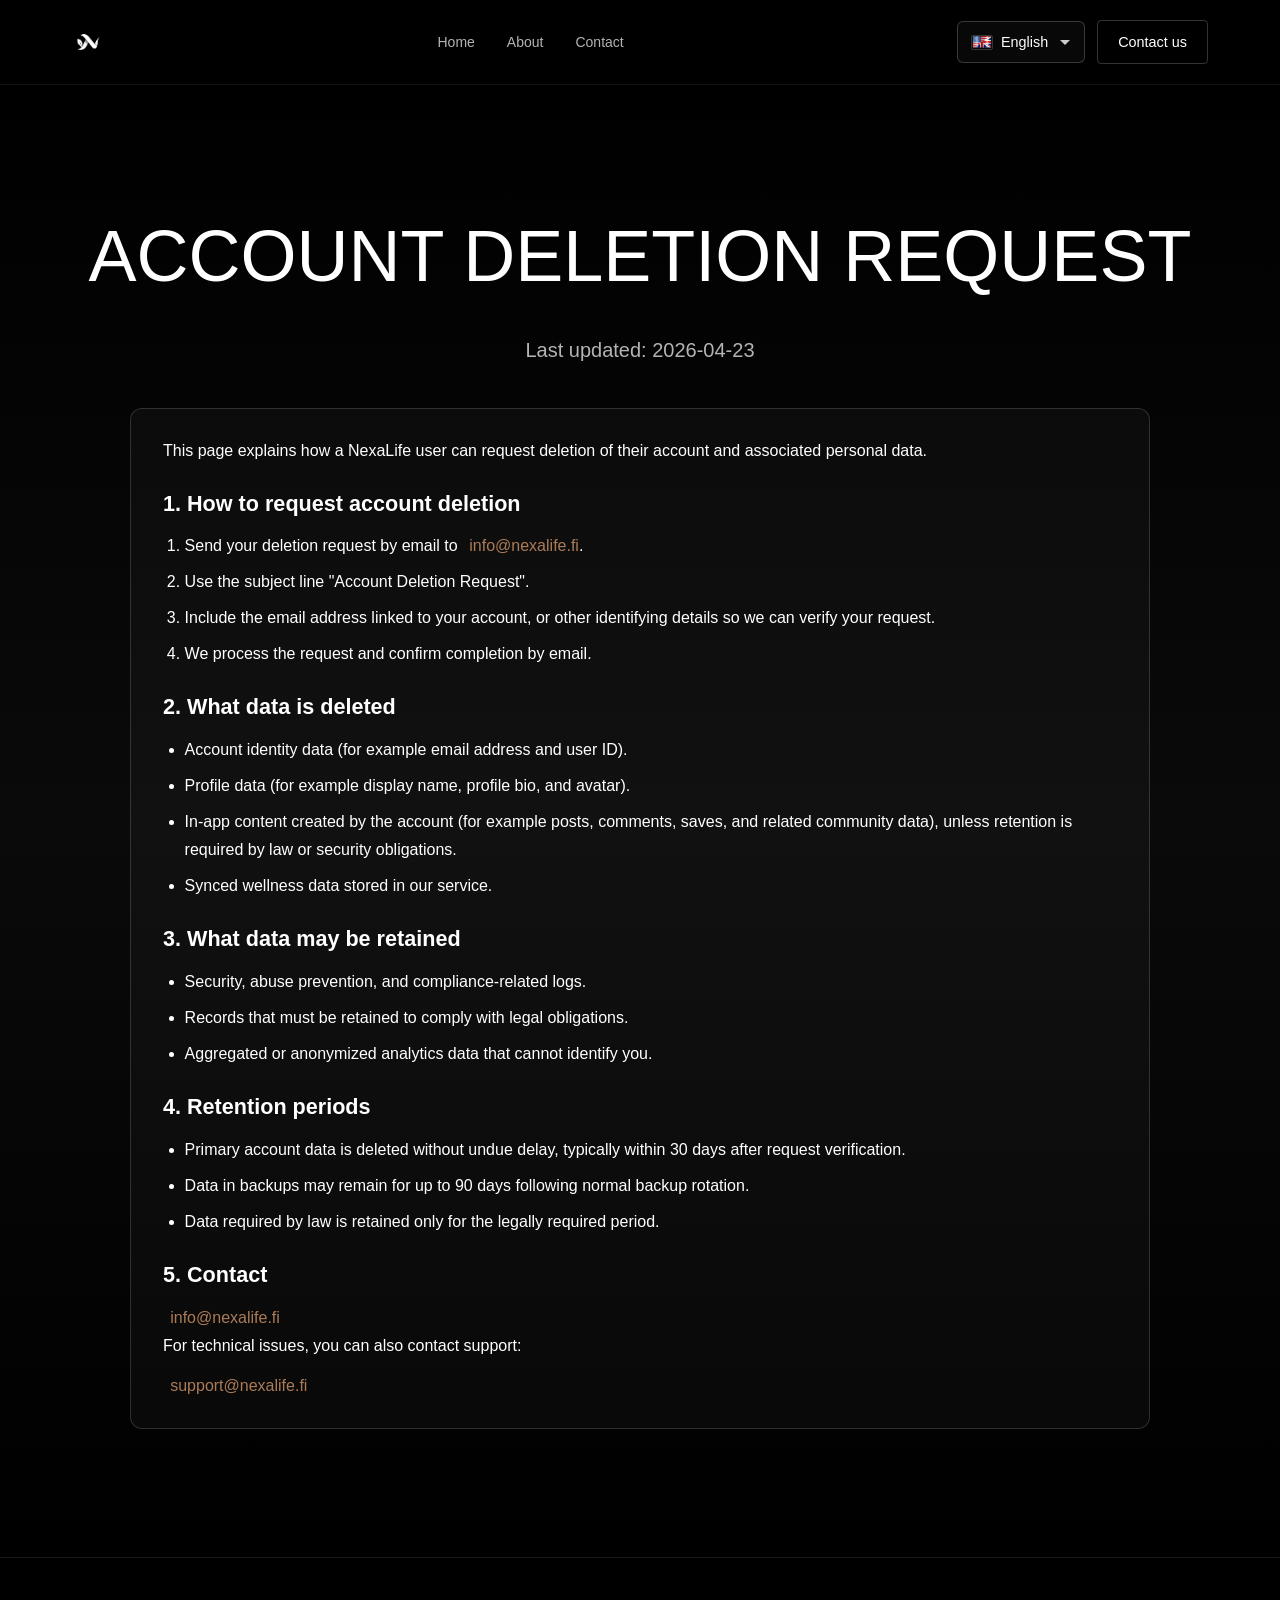
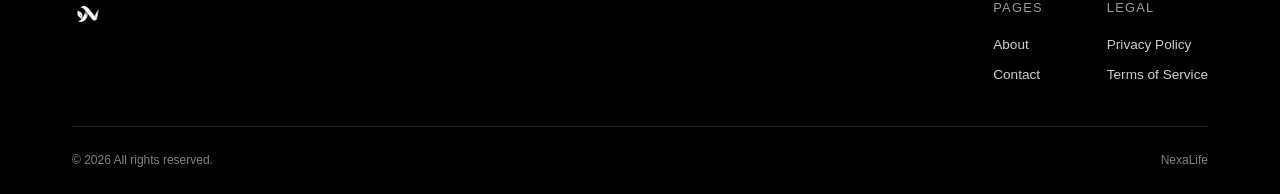
<file: delete_account/index.html>
<!DOCTYPE html>
<html lang="en">
  <head>
    <meta charset="UTF-8" />
    <meta name="viewport" content="width=device-width, initial-scale=1.0" />
    <title>Redirecting...</title>
    <meta http-equiv="refresh" content="0; url=/delete-account.html" />
    <link rel="canonical" href="https://nexalife.fi/delete-account.html" />
  </head>
  <body>
    <p>Redirecting to Account Deletion page...</p>
  </body>
</html>
</file>
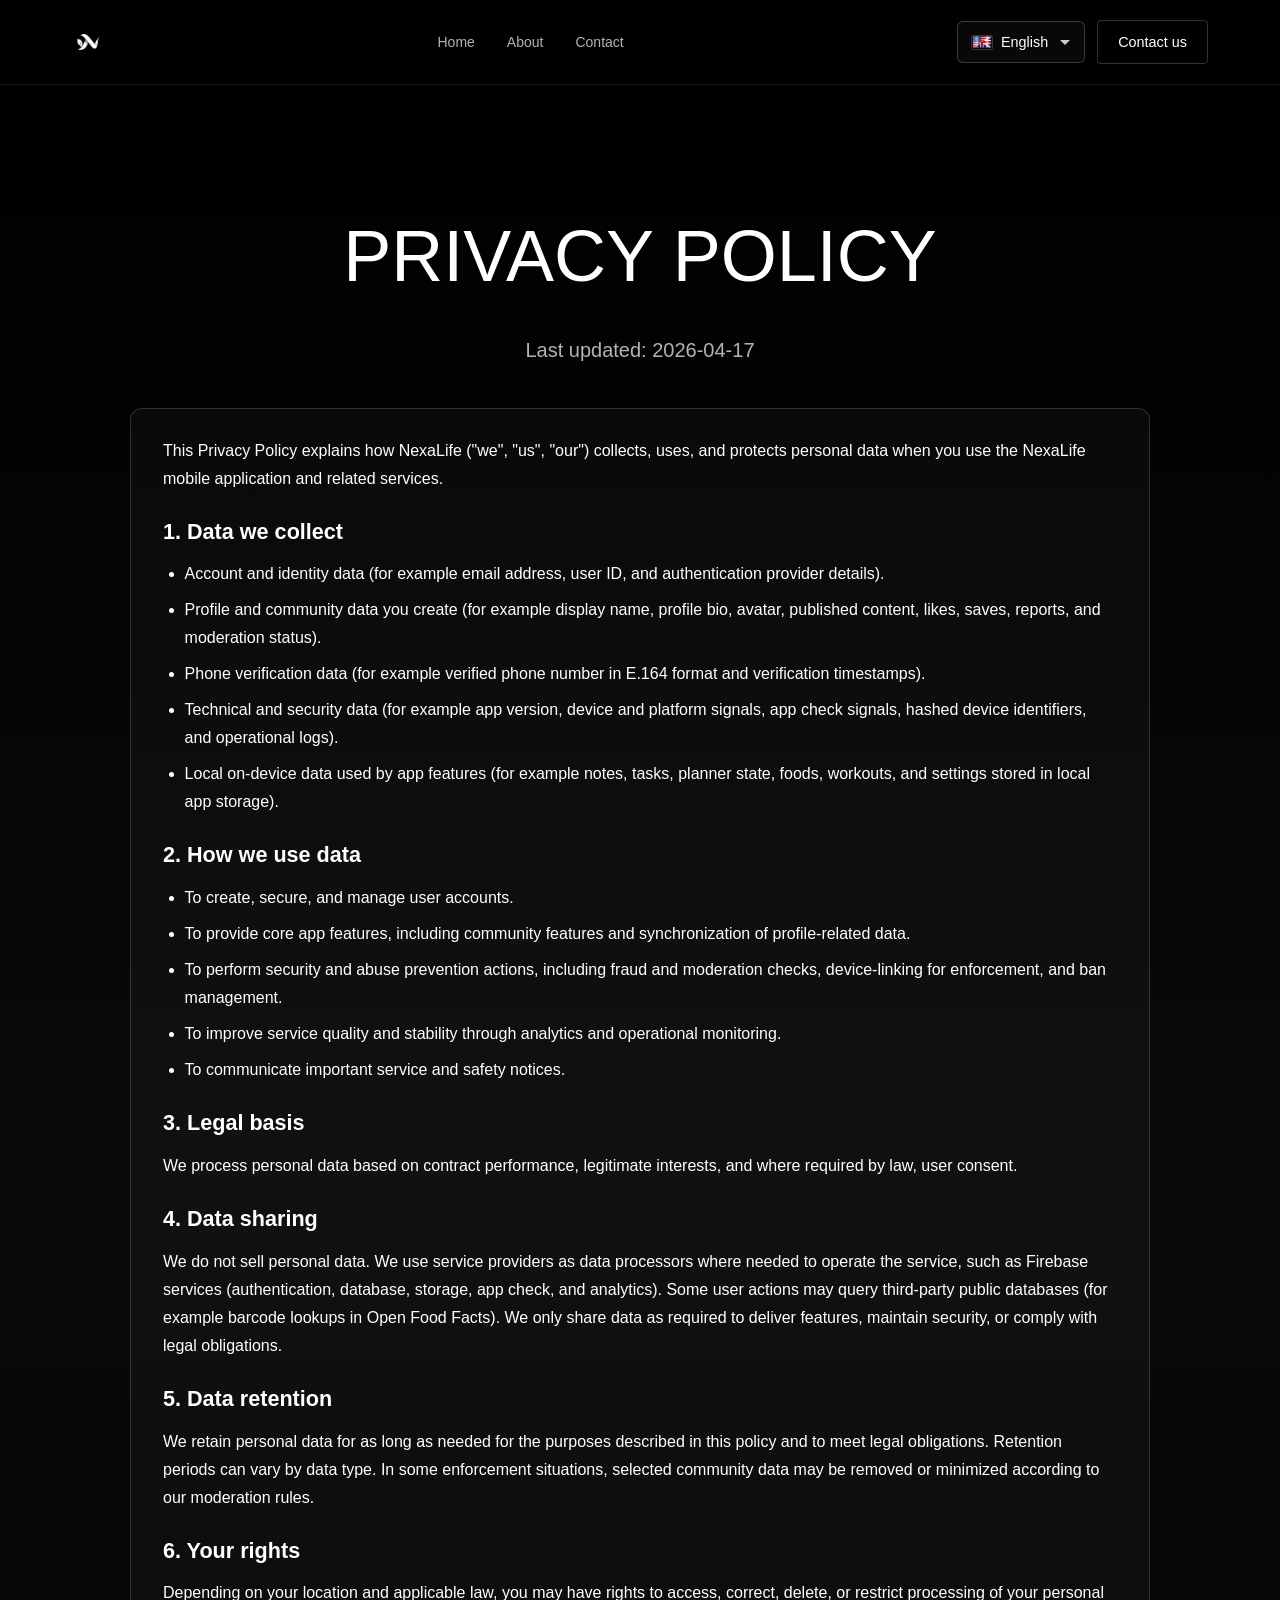
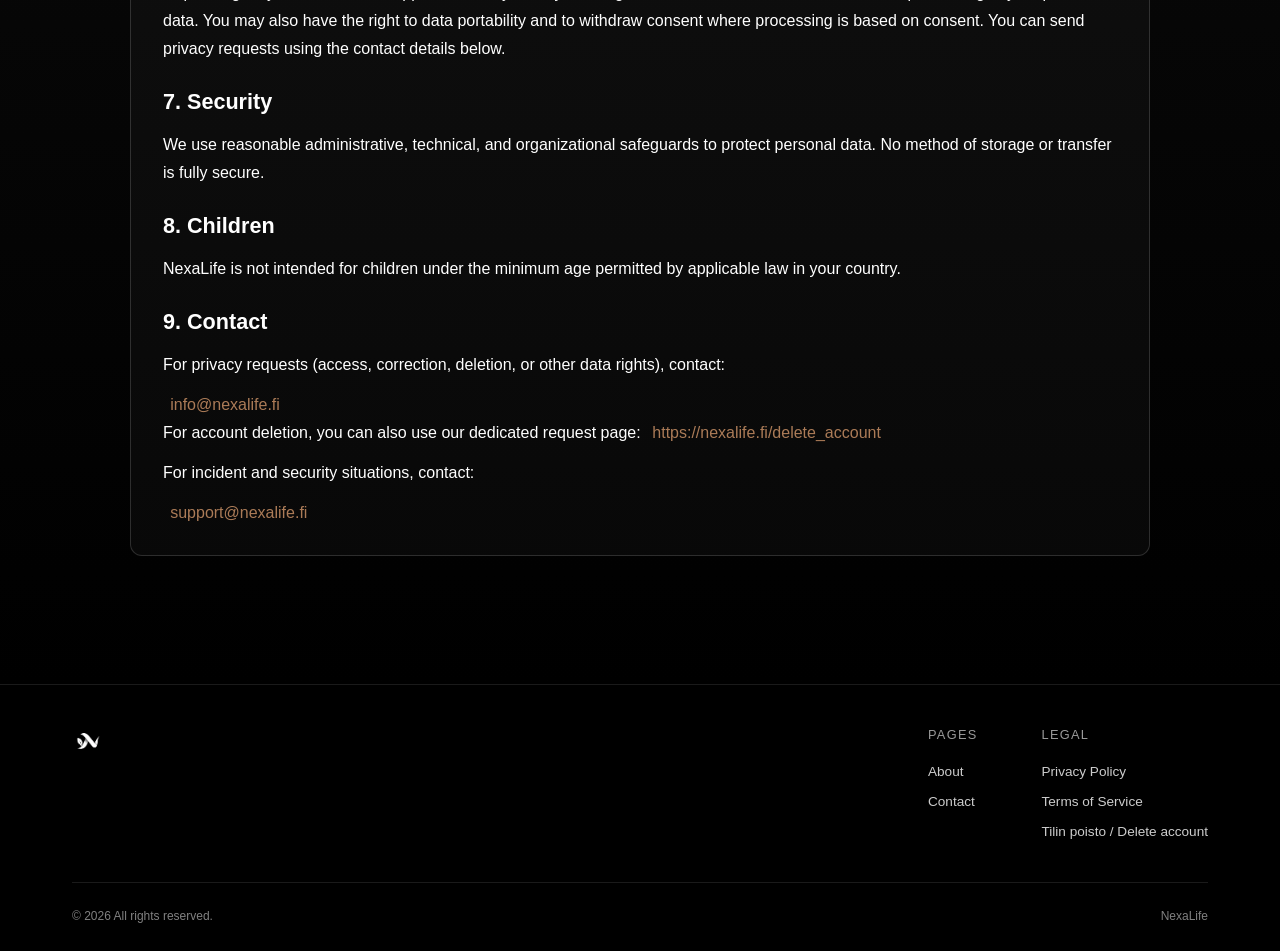
<file: privacy_policy/index.html>
<!DOCTYPE html>
<html lang="en">
  <head>
    <meta charset="UTF-8" />
    <meta name="viewport" content="width=device-width, initial-scale=1.0" />
    <title>Redirecting...</title>
    <meta http-equiv="refresh" content="0; url=/privacy-policy.html" />
    <link rel="canonical" href="https://nexalife.fi/privacy-policy.html" />
  </head>
  <body>
    <p>Redirecting to Privacy Policy...</p>
  </body>
</html>
</file>
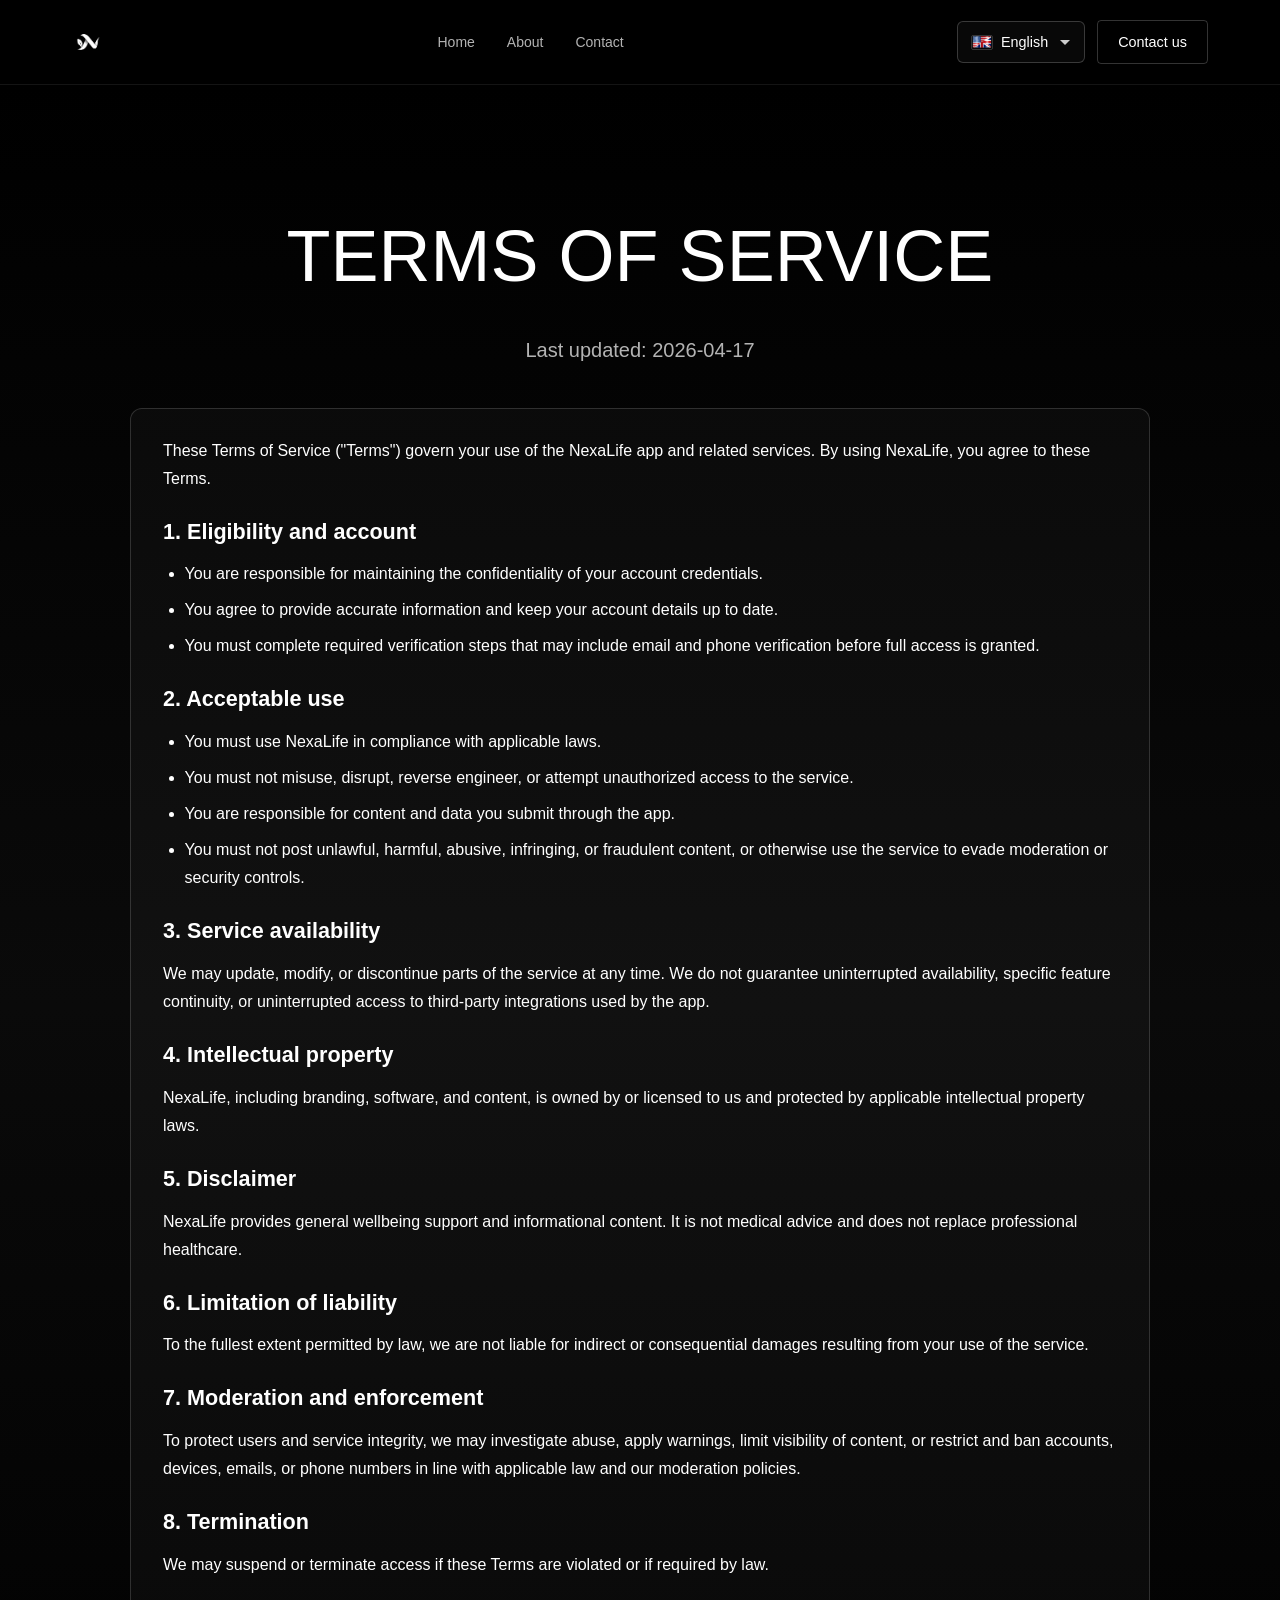
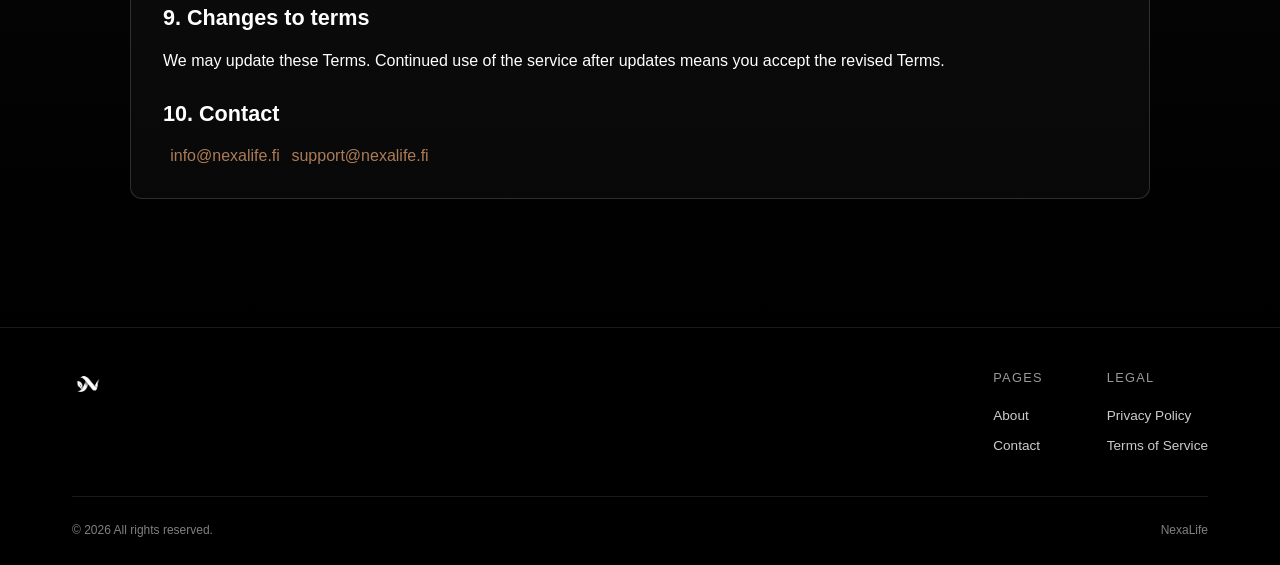
<file: terms_of_service/index.html>
<!DOCTYPE html>
<html lang="en">
  <head>
    <meta charset="UTF-8" />
    <meta name="viewport" content="width=device-width, initial-scale=1.0" />
    <title>Redirecting...</title>
    <meta http-equiv="refresh" content="0; url=/terms-of-service.html" />
    <link rel="canonical" href="https://nexalife.fi/terms-of-service.html" />
  </head>
  <body>
    <p>Redirecting to Terms of Service...</p>
  </body>
</html>
</file>
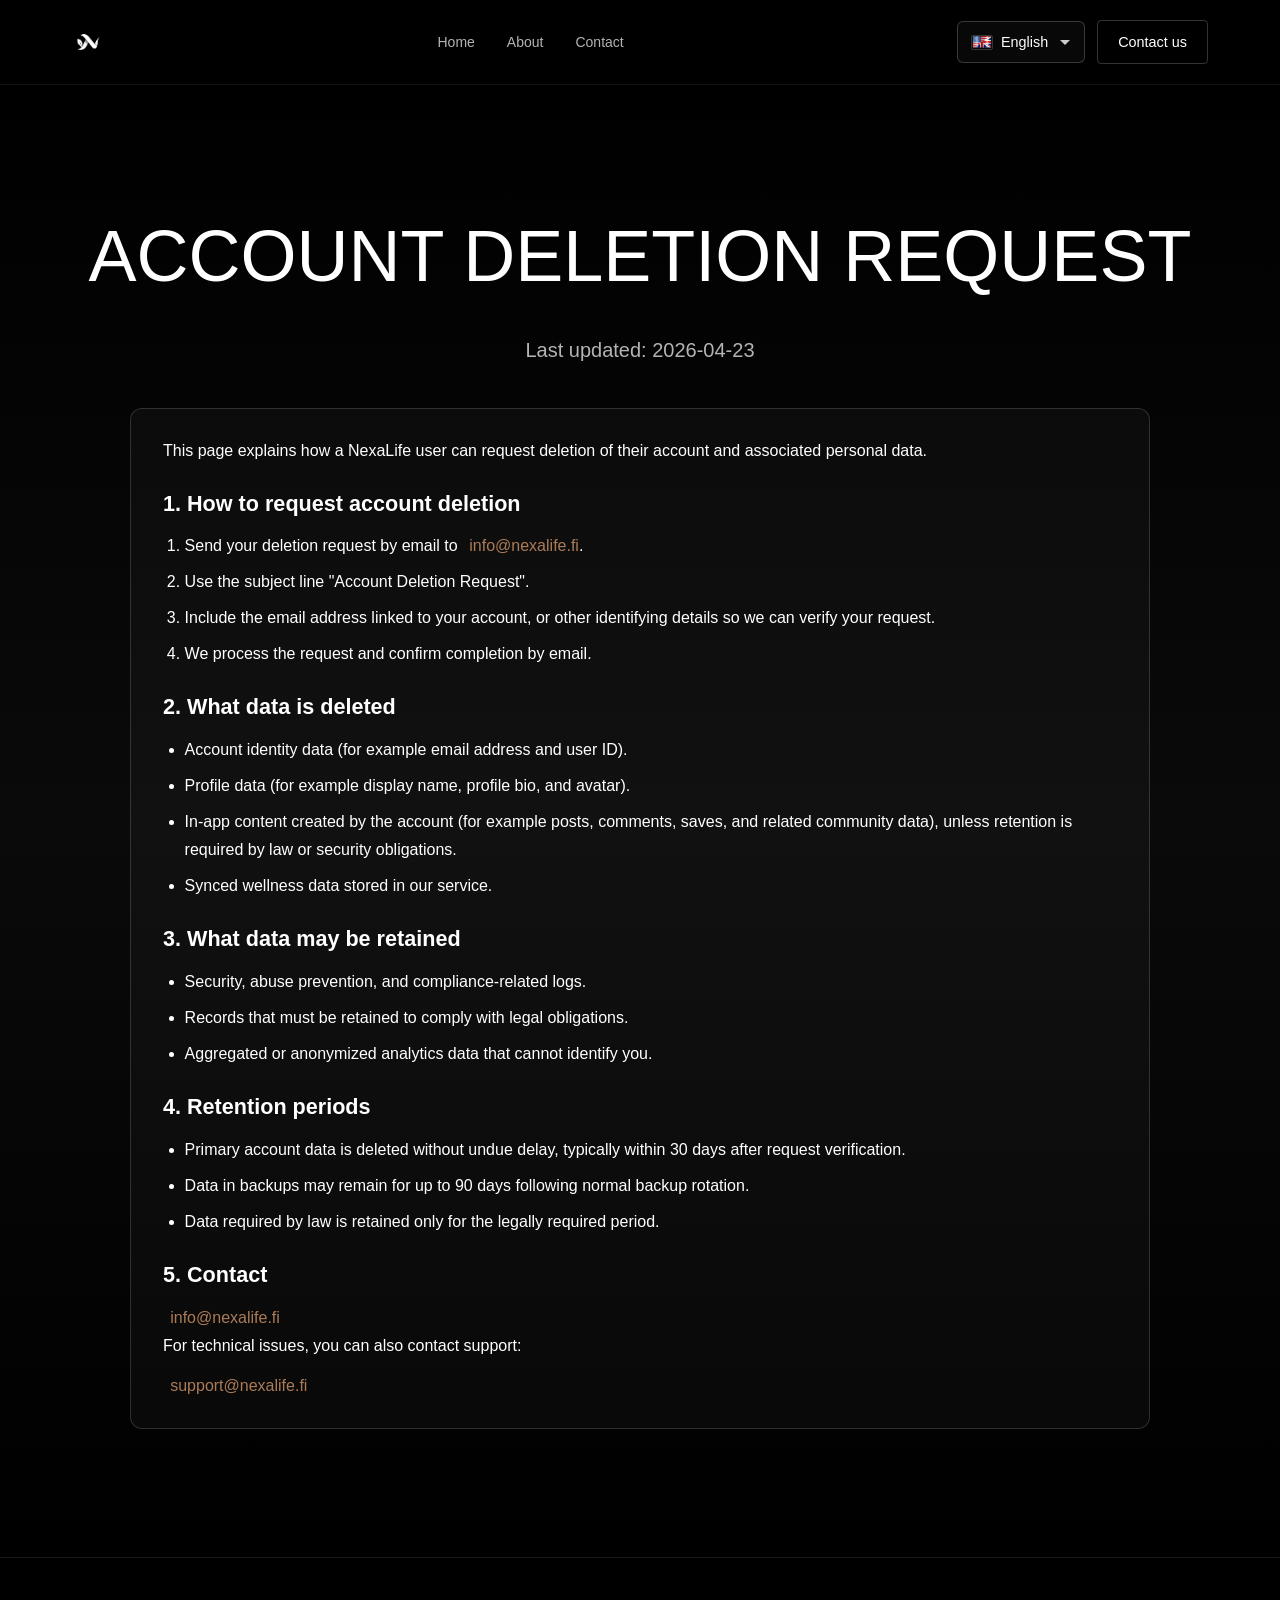
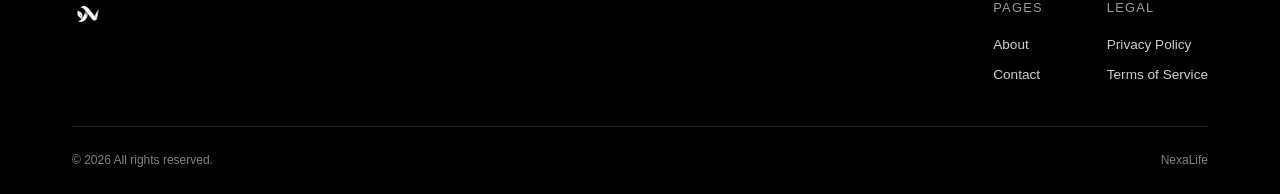
<file: delete-account.html>
<!DOCTYPE html>
<html lang="fi">
<head>
  <meta charset="UTF-8" />
  <meta name="viewport" content="width=device-width, initial-scale=1.0" />
  <title>NexaLife Tilin poistopyyntö</title>
  <meta
    name="description"
    content="How to request NexaLife account deletion and what data is deleted or retained."
  />
  <link rel="stylesheet" href="./styles.css" />
</head>
<body class="legal-page">
  <nav class="navbar-landing">
    <div class="container">
      <div class="nav-left">
        <a class="nav-brand" href="/#home">
          <img src="./assets/images/nexanobg.png" alt="NexaLife" class="logo-image" />
        </a>
      </div>
      <div class="nav-center">
        <a href="/#home" class="nav-link" data-i18n="nav.home">Koti</a>
        <a href="/#story" class="nav-link" data-i18n="nav.about">Tietoa</a>
        <a href="/#contact" class="nav-link" data-i18n="nav.contact">Yhteystiedot</a>
      </div>
      <div class="nav-right">
        <div class="language-selector" id="languageSelector" data-lang="fi">
          <div class="language-select-custom" id="languageSelectCustom">
            <div class="language-select-selected">
              <img src="./assets/images/finland_flags_flag_9256.png" alt="Suomi" class="language-flag-icon">
              <span class="language-name">Suomi</span>
              <svg class="language-arrow" width="12" height="12" viewBox="0 0 12 12" aria-hidden="true">
                <path fill="currentColor" d="M6 9L1 4h10z"/>
              </svg>
            </div>
            <div class="language-select-dropdown" id="languageSelectDropdown">
              <div class="language-option active" data-lang="fi" data-flag="./assets/images/finland_flags_flag_9256.png" data-name="Suomi" data-alt="Suomi">
                <img src="./assets/images/finland_flags_flag_9256.png" alt="Suomi" class="language-flag-icon">
                <span>Suomi</span>
              </div>
              <div class="language-option" data-lang="en" data-flag="./assets/images/EnglishLanguage_Flag1_26107.png" data-name="English" data-alt="English">
                <img src="./assets/images/EnglishLanguage_Flag1_26107.png" alt="English" class="language-flag-icon">
                <span>English</span>
              </div>
            </div>
          </div>
          <select id="languageSelect" class="language-select-hidden" aria-label="Kieli">
            <option value="fi">Suomi</option>
            <option value="en">English</option>
          </select>
        </div>
        <a href="/#contact" class="btn btn-outline" data-i18n="nav.cta">Ota yhteyttä</a>
      </div>
    </div>
  </nav>

  <section class="our-story">
    <div class="container">
      <h1 class="story-title" data-i18n="delete.title">TILIN POISTOPYYNTÖ</h1>
      <p class="curiosity-subtitle" style="margin-bottom: 2.5rem;" data-i18n="delete.updated">Päivitetty: 2026-04-23</p>
      <div class="story-content">
        <article class="text-card">
          <div data-delete-lang="fi">
            <p>
              Tällä sivulla kerrotaan, miten NexaLife-käyttäjä voi pyytää tilin ja siihen liittyvien
              henkilötietojen poistamista.
            </p>
            <h2>1. Miten pyydän tilin poistamista</h2>
            <ol>
              <li>Lähetä poistopyyntö sähköpostitse osoitteeseen <a href="mailto:info@nexalife.fi" class="contact-link">info@nexalife.fi</a>.</li>
              <li>Kirjoita viestin otsikoksi "Tilin poistopyyntö".</li>
              <li>Lisää viestiin tiliin liitetty sähköpostiosoite tai muu tunnistetieto, jotta voimme varmistaa pyynnön.</li>
              <li>Käsittelemme pyynnön ja vahvistamme poiston sähköpostitse.</li>
            </ol>
            <h2>2. Mitkä tiedot poistetaan</h2>
            <ul>
              <li>Käyttäjätilin tunnistetiedot (esim. sähköposti, käyttäjätunnus).</li>
              <li>Profiilitiedot (esim. näyttönimi, profiiliteksti, avatar).</li>
              <li>Sisältö, jota tili on luonut sovellukseen (esim. julkaisut, kommentit, tallennukset ja vastaavat yhteisötiedot), ellei sovellettava laki tai turvallisuusvelvoite edellytä osittaista säilytystä.</li>
              <li>Sovelluksen synkronoidut hyvinvointitiedot, jos ne on tallennettu palveluumme.</li>
            </ul>
            <h2>3. Mitkä tiedot voidaan säilyttää</h2>
            <ul>
              <li>Tietoturvaan, väärinkäytösten estämiseen ja lakisääteisiin velvoitteisiin liittyvät lokitiedot.</li>
              <li>Kirjanpito- tai viranomaisvelvoitteisiin liittyvät tiedot, jos laki edellyttää niiden säilyttämistä.</li>
              <li>Anonymisoidut tai koostetut tiedot, joista yksittäistä käyttäjää ei voi tunnistaa.</li>
            </ul>
            <h2>4. Säilytysajat</h2>
            <ul>
              <li>Tilin ensisijaiset tiedot poistetaan ilman aiheetonta viivytystä, tyypillisesti 30 päivän kuluessa pyynnön vahvistamisesta.</li>
              <li>Varmuuskopioissa olevien tietojen poistuminen voi kestää enintään 90 päivää normaalin kierron mukaisesti.</li>
              <li>Lakisääteisesti säilytettävät tiedot pidetään vain velvoitteen vaatiman ajan.</li>
            </ul>
            <h2>5. Kehen voin ottaa yhteyttä</h2>
            <div class="contact-links">
              <a href="mailto:info@nexalife.fi" class="contact-link">info@nexalife.fi</a>
            </div>
            <p>Teknisissä ongelmissa voit olla yhteydessä myös tukeen:</p>
            <div class="contact-links">
              <a href="mailto:support@nexalife.fi" class="contact-link">support@nexalife.fi</a>
            </div>
          </div>
          <div data-delete-lang="en" hidden>
            <p>
              This page explains how a NexaLife user can request deletion of their account and associated personal data.
            </p>
            <h2>1. How to request account deletion</h2>
            <ol>
              <li>Send your deletion request by email to <a href="mailto:info@nexalife.fi" class="contact-link">info@nexalife.fi</a>.</li>
              <li>Use the subject line "Account Deletion Request".</li>
              <li>Include the email address linked to your account, or other identifying details so we can verify your request.</li>
              <li>We process the request and confirm completion by email.</li>
            </ol>
            <h2>2. What data is deleted</h2>
            <ul>
              <li>Account identity data (for example email address and user ID).</li>
              <li>Profile data (for example display name, profile bio, and avatar).</li>
              <li>In-app content created by the account (for example posts, comments, saves, and related community data), unless retention is required by law or security obligations.</li>
              <li>Synced wellness data stored in our service.</li>
            </ul>
            <h2>3. What data may be retained</h2>
            <ul>
              <li>Security, abuse prevention, and compliance-related logs.</li>
              <li>Records that must be retained to comply with legal obligations.</li>
              <li>Aggregated or anonymized analytics data that cannot identify you.</li>
            </ul>
            <h2>4. Retention periods</h2>
            <ul>
              <li>Primary account data is deleted without undue delay, typically within 30 days after request verification.</li>
              <li>Data in backups may remain for up to 90 days following normal backup rotation.</li>
              <li>Data required by law is retained only for the legally required period.</li>
            </ul>
            <h2>5. Contact</h2>
            <div class="contact-links">
              <a href="mailto:info@nexalife.fi" class="contact-link">info@nexalife.fi</a>
            </div>
            <p>For technical issues, you can also contact support:</p>
            <div class="contact-links">
              <a href="mailto:support@nexalife.fi" class="contact-link">support@nexalife.fi</a>
            </div>
          </div>
        </article>
      </div>
    </div>
  </section>

  <footer class="footer">
    <div class="container">
      <div class="footer-content">
        <div class="footer-brand">
          <a class="nav-brand" href="/#home">
            <img src="./assets/images/nexanobg.png" alt="NexaLife" class="logo-image" />
          </a>
        </div>
        <div class="footer-links">
          <div class="footer-column">
            <h4 data-i18n="footer.pages">Sivut</h4>
            <a href="/#story" data-i18n="footer.about">Tietoa</a>
            <a href="/#contact" data-i18n="footer.contact">Yhteys</a>
          </div>
          <div class="footer-column">
            <h4 data-i18n="footer.legal">Lakitiedot</h4>
            <a href="https://nexalife.fi/privacy_policy" data-i18n="footer.privacy">Tietosuojaseloste</a>
            <a href="https://nexalife.fi/terms_of_service" data-i18n="footer.terms">Käyttöehdot</a>
          </div>
        </div>
      </div>
      <div class="footer-bottom">
        <p data-i18n="footer.copyright">&copy; 2026 Kaikki oikeudet pidätetään.</p>
        <p class="footer-company">NexaLife</p>
      </div>
    </div>
  </footer>
  <script>
    const languageSelector = document.getElementById("languageSelector");
    const languageSelectCustom = document.getElementById("languageSelectCustom");
    const languageSelectDropdown = document.getElementById("languageSelectDropdown");
    const languageSelect = document.getElementById("languageSelect");

    if (languageSelector && languageSelectCustom && languageSelectDropdown && languageSelect) {
      const translations = {
        fi: {
          "nav.home": "Koti",
          "nav.about": "Tietoa",
          "nav.contact": "Yhteystiedot",
          "nav.cta": "Ota yhteyttä",
          "delete.title": "TILIN POISTOPYYNTÖ",
          "delete.updated": "Päivitetty: 2026-04-23",
          "footer.pages": "Sivut",
          "footer.about": "Tietoa",
          "footer.contact": "Yhteys",
          "footer.legal": "Lakitiedot",
          "footer.privacy": "Tietosuojaseloste",
          "footer.terms": "Käyttöehdot",
          "footer.copyright": "© 2026 Kaikki oikeudet pidätetään."
        },
        en: {
          "nav.home": "Home",
          "nav.about": "About",
          "nav.contact": "Contact",
          "nav.cta": "Contact us",
          "delete.title": "ACCOUNT DELETION REQUEST",
          "delete.updated": "Last updated: 2026-04-23",
          "footer.pages": "Pages",
          "footer.about": "About",
          "footer.contact": "Contact",
          "footer.legal": "Legal",
          "footer.privacy": "Privacy Policy",
          "footer.terms": "Terms of Service",
          "footer.copyright": "© 2026 All rights reserved."
        }
      };

      const selectedRoot = languageSelectCustom.querySelector(".language-select-selected");
      const selectedFlag = selectedRoot?.querySelector(".language-flag-icon");
      const selectedName = selectedRoot?.querySelector(".language-name");
      const options = languageSelectDropdown.querySelectorAll(".language-option");
      const i18nElements = document.querySelectorAll("[data-i18n]");
      const deleteLangBlocks = document.querySelectorAll("[data-delete-lang]");

      const applyLanguage = (lang) => {
        const chosen = translations[lang] ? lang : "fi";
        const dict = translations[chosen];
        document.documentElement.lang = chosen;
        localStorage.setItem("nexalife_lang", chosen);
        document.title = chosen === "fi" ? "NexaLife Tilin poistopyyntö" : "NexaLife Account Deletion Request";

        i18nElements.forEach((el) => {
          const key = el.getAttribute("data-i18n");
          if (!key || !dict[key]) return;
          el.textContent = dict[key];
        });
        deleteLangBlocks.forEach((block) => {
          block.hidden = block.getAttribute("data-delete-lang") !== chosen;
        });

        const option = Array.from(options).find((opt) => opt.getAttribute("data-lang") === chosen);
        if (!option) return;
        const flag = option.getAttribute("data-flag") || "./assets/images/finland_flags_flag_9256.png";
        const flagAlt = option.getAttribute("data-alt") || "Suomi";
        const name = option.getAttribute("data-name") || "Suomi";

        languageSelector.setAttribute("data-lang", chosen);
        languageSelect.value = chosen;
        if (selectedFlag && selectedFlag.tagName === "IMG") {
          selectedFlag.setAttribute("src", flag);
          selectedFlag.setAttribute("alt", flagAlt);
        }
        if (selectedName) selectedName.textContent = name;
        options.forEach((opt) => opt.classList.remove("active"));
        option.classList.add("active");
      };

      selectedRoot?.addEventListener("click", () => {
        languageSelectCustom.classList.toggle("active");
      });

      options.forEach((option) => {
        option.addEventListener("click", () => {
          applyLanguage(option.getAttribute("data-lang") || "fi");
          languageSelectCustom.classList.remove("active");
        });
      });

      languageSelect.addEventListener("change", (event) => {
        applyLanguage(event.target.value);
      });

      document.addEventListener("click", (event) => {
        if (!languageSelectCustom.contains(event.target)) {
          languageSelectCustom.classList.remove("active");
        }
      });

      const browserLang = (navigator.language || "fi").toLowerCase().startsWith("fi") ? "fi" : "en";
      const savedLang = localStorage.getItem("nexalife_lang");
      applyLanguage(savedLang || browserLang);
    }
  </script>
</body>
</html>
</file>
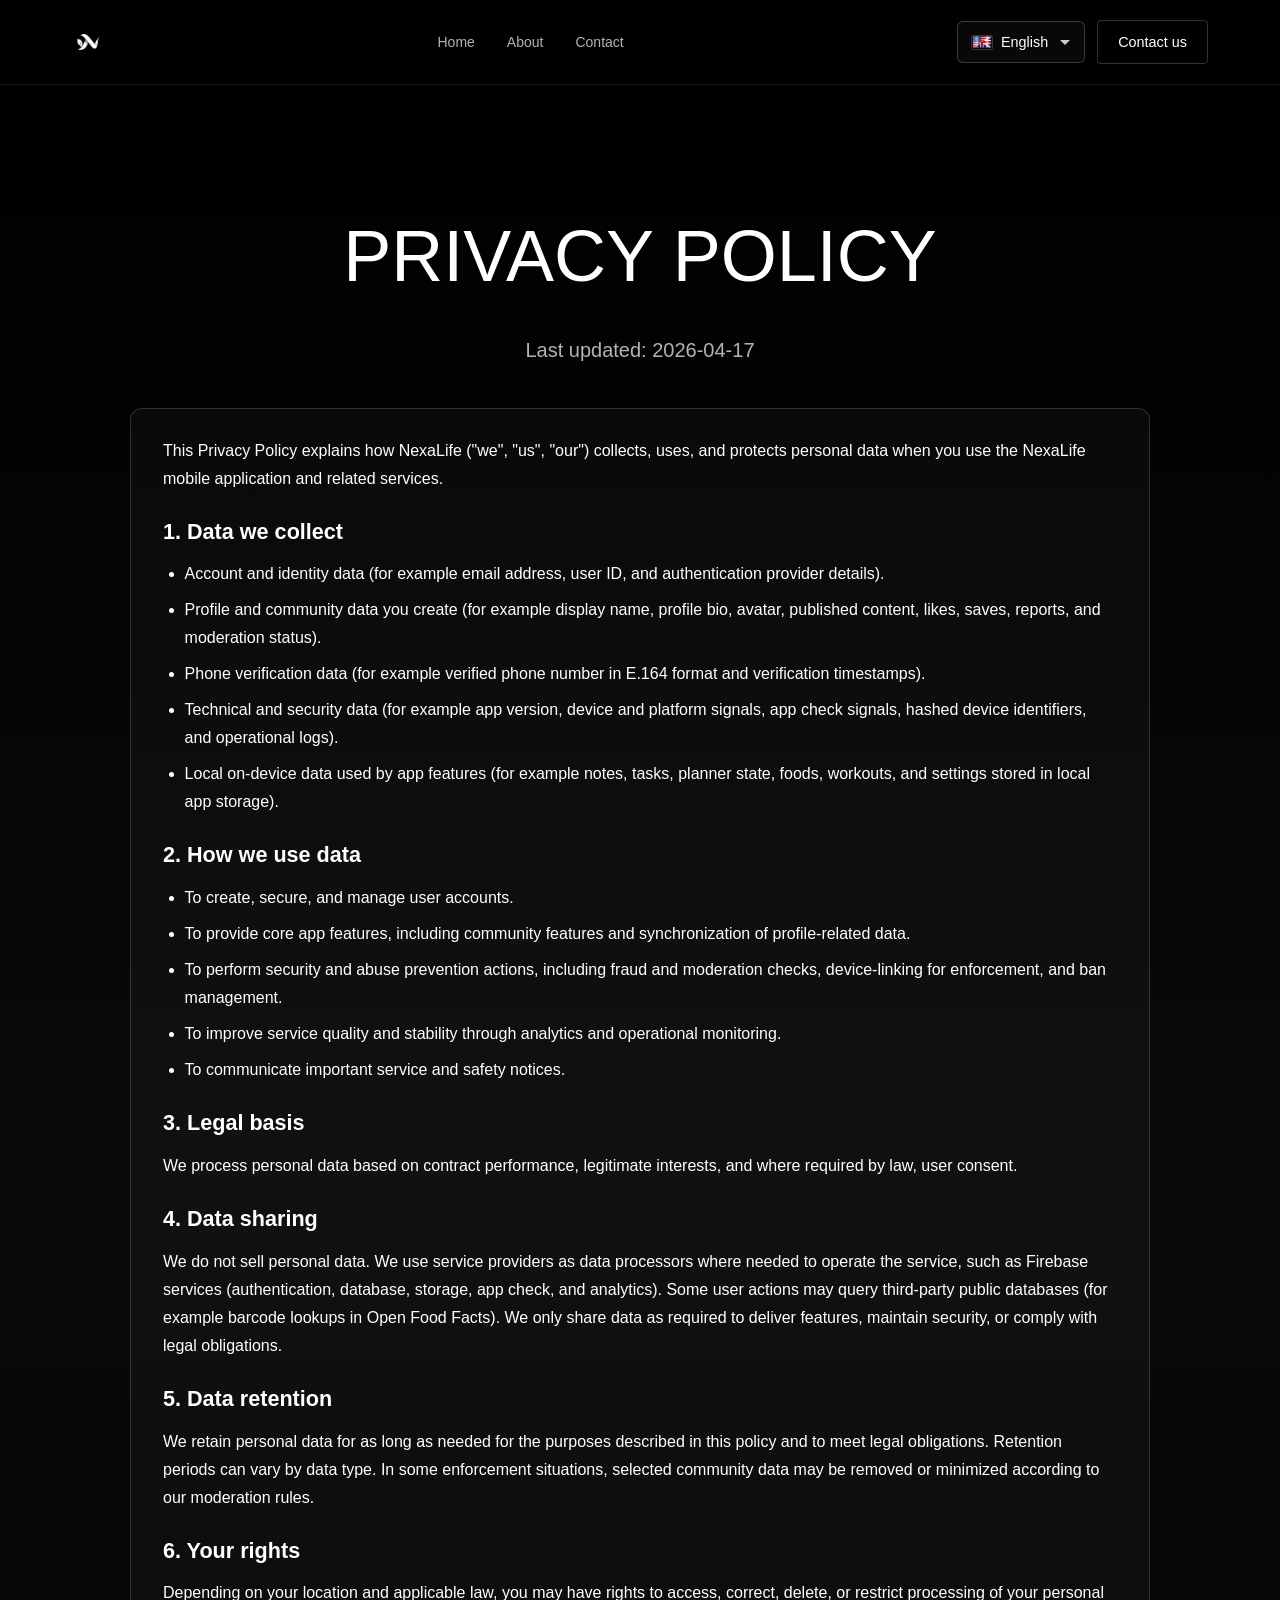
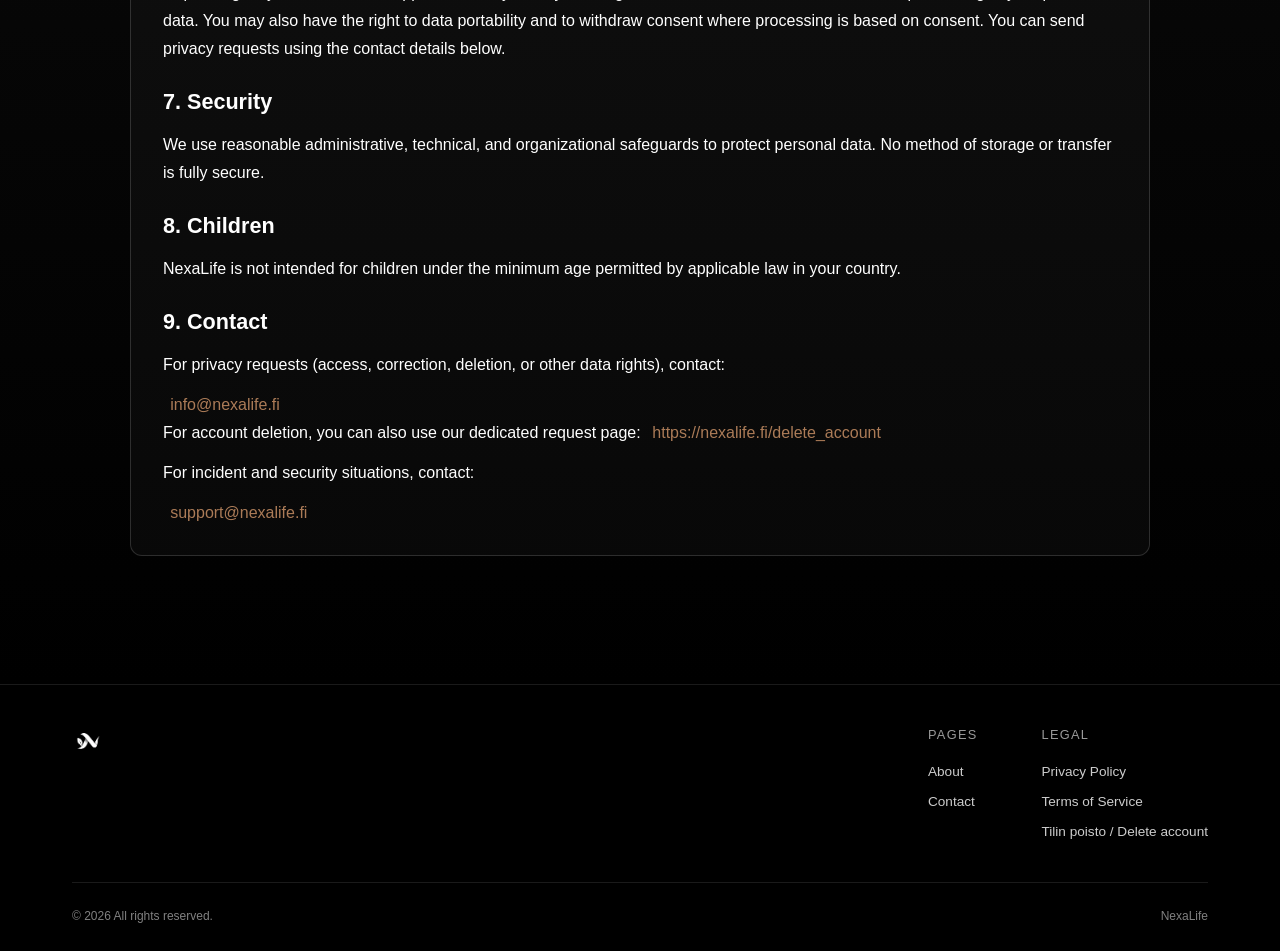
<file: privacy-policy.html>
<!DOCTYPE html>
<html lang="fi">
<head>
  <meta charset="UTF-8" />
  <meta name="viewport" content="width=device-width, initial-scale=1.0" />
  <title>NexaLife Tietosuojaseloste</title>
  <meta
    name="description"
    content="Privacy Policy for NexaLife application and related services."
  />
  <link rel="stylesheet" href="./styles.css" />
</head>
<body class="legal-page">
  <nav class="navbar-landing">
    <div class="container">
      <div class="nav-left">
        <a class="nav-brand" href="/#home">
          <img src="./assets/images/nexanobg.png" alt="NexaLife" class="logo-image" />
        </a>
      </div>
      <div class="nav-center">
        <a href="/#home" class="nav-link" data-i18n="nav.home">Koti</a>
        <a href="/#story" class="nav-link" data-i18n="nav.about">Tietoa</a>
        <a href="/#contact" class="nav-link" data-i18n="nav.contact">Yhteystiedot</a>
      </div>
      <div class="nav-right">
        <div class="language-selector" id="languageSelector" data-lang="fi">
          <div class="language-select-custom" id="languageSelectCustom">
            <div class="language-select-selected">
              <img src="./assets/images/finland_flags_flag_9256.png" alt="Suomi" class="language-flag-icon">
              <span class="language-name">Suomi</span>
              <svg class="language-arrow" width="12" height="12" viewBox="0 0 12 12" aria-hidden="true">
                <path fill="currentColor" d="M6 9L1 4h10z"/>
              </svg>
            </div>
            <div class="language-select-dropdown" id="languageSelectDropdown">
              <div class="language-option active" data-lang="fi" data-flag="./assets/images/finland_flags_flag_9256.png" data-name="Suomi" data-alt="Suomi">
                <img src="./assets/images/finland_flags_flag_9256.png" alt="Suomi" class="language-flag-icon">
                <span>Suomi</span>
              </div>
              <div class="language-option" data-lang="en" data-flag="./assets/images/EnglishLanguage_Flag1_26107.png" data-name="English" data-alt="English">
                <img src="./assets/images/EnglishLanguage_Flag1_26107.png" alt="English" class="language-flag-icon">
                <span>English</span>
              </div>
            </div>
          </div>
          <select id="languageSelect" class="language-select-hidden" aria-label="Kieli">
            <option value="fi">Suomi</option>
            <option value="en">English</option>
          </select>
        </div>
        <a href="/#contact" class="btn btn-outline" data-i18n="nav.cta">Ota yhteyttä</a>
      </div>
    </div>
  </nav>

  <section class="our-story">
    <div class="container">
      <h1 class="story-title" data-i18n="legal.title">TIETOSUOJASELOSTE</h1>
      <p class="curiosity-subtitle" style="margin-bottom: 2.5rem;" data-i18n="legal.updated">Päivitetty: 2026-04-17</p>
      <div class="story-content">
        <article class="text-card">
          <div data-legal-lang="fi">
            <p>
              Tämä tietosuojaseloste kertoo, miten NexaLife ("me", "meidän")
              kerää, käyttää ja suojaa henkilötietoja, kun käytät NexaLife-mobiilisovellusta
              ja siihen liittyviä palveluita.
            </p>
            <h2>1. Kerättävät tiedot</h2>
            <ul>
              <li>Tilin ja tunnistamisen tiedot (esim. sähköposti, käyttäjätunnus ja kirjautumispalvelun tiedot).</li>
              <li>Profiili- ja yhteisötiedot, joita tuotat (esim. näyttönimi, profiiliteksti, avatar, julkaisut, tykkäykset, tallennukset, raportit ja moderointitila).</li>
              <li>Puhelinvarmennuksen tiedot (esim. varmennettu puhelinnumero E.164-muodossa ja varmennuksen aikaleimat).</li>
              <li>Tekniset ja tietoturvatiedot (esim. sovellusversio, laite- ja alustasignaalit, App Check -signaalit, hajautetut laitetunnisteet ja operatiiviset lokit).</li>
              <li>Laitteelle tallennettava paikallinen data sovelluksen toimintoja varten (esim. muistiinpanot, tehtävät, suunnittelun tila, ruokapäiväkirja, harjoitukset ja asetukset).</li>
            </ul>
            <h2>2. Miten käytämme tietoja</h2>
            <ul>
              <li>Käyttäjätilien luomiseen, suojaamiseen ja hallintaan.</li>
              <li>Sovelluksen ydintoimintojen tarjoamiseen, mukaan lukien yhteisötoiminnot ja profiilitietojen synkronointi.</li>
              <li>Tietoturvan ja väärinkäytösten estämiseen, mukaan lukien petosten torjunta, moderointi, laitetason valvonta ja estojen hallinta.</li>
              <li>Palvelun laadun ja vakauden parantamiseen analytiikan ja operatiivisen seurannan avulla.</li>
              <li>Tärkeiden palvelu- ja turvallisuusilmoitusten viestimiseen.</li>
            </ul>
            <h2>3. Käsittelyn oikeusperuste</h2>
            <p>Käsittelemme henkilötietoja sopimuksen täytäntöönpanon, oikeutetun edun sekä lain edellyttämissä tilanteissa suostumuksen perusteella.</p>
            <h2>4. Tietojen jakaminen</h2>
            <p>Emme myy henkilötietoja. Käytämme tarvittaessa palveluntarjoajia henkilötietojen käsittelijöinä (esim. Firebase-palvelut: tunnistautuminen, tietokanta, tallennus, App Check ja analytiikka). Osa toiminnoista voi tehdä kyselyitä kolmansien osapuolten julkisiin tietokantoihin (esim. viivakoodihaku Open Food Facts -palvelusta). Tietoja jaetaan vain palvelun toteuttamiseksi, turvallisuuden varmistamiseksi tai lakisääteisten velvoitteiden noudattamiseksi.</p>
            <h2>5. Tietojen säilytys</h2>
            <p>Säilytämme henkilötietoja niin kauan kuin on tarpeen tässä selosteessa kuvattuihin tarkoituksiin ja lakisääteisten velvoitteiden täyttämiseksi. Säilytysajat vaihtelevat tietotyypeittäin. Joissain valvontatilanteissa yhteisösisältöä voidaan poistaa tai minimoida moderointikäytäntöjemme mukaisesti.</p>
            <h2>6. Oikeutesi</h2>
            <p>Sijainnistasi ja sovellettavasta laista riippuen sinulla voi olla oikeus tarkastaa, oikaista, poistaa tai rajoittaa henkilötietojesi käsittelyä. Sinulla voi myös olla oikeus siirtää tiedot järjestelmästä toiseen sekä peruuttaa suostumus silloin, kun käsittely perustuu suostumukseen. Voit lähettää tietosuojapyynnön alla oleviin yhteystietoihin.</p>
            <h2>7. Tietoturva</h2>
            <p>Käytämme kohtuullisia hallinnollisia, teknisiä ja organisatorisia suojatoimia henkilötietojen suojaamiseksi. Mikään tiedon säilytys- tai siirtotapa ei kuitenkaan ole täysin turvallinen.</p>
            <h2>8. Lapset</h2>
            <p>NexaLife ei ole tarkoitettu lapsille, jotka ovat alle maasi lain salliman vähimmäisiän.</p>
            <h2>9. Yhteystiedot</h2>
            <p>Tietosuojapyyntöihin (tarkastus, oikaisu, poisto tai muut tietosuojaoikeudet) ota yhteyttä:</p>
            <div class="contact-links">
              <a href="mailto:info@nexalife.fi" class="contact-link">info@nexalife.fi</a>
            </div>
            <p>
              Tilin poistoa varten voit myos kayttaa erillista poistopyyntosivua:
              <a href="https://nexalife.fi/delete_account" class="contact-link">https://nexalife.fi/delete_account</a>
            </p>
            <p>Tietoturvaan ja häiriötilanteisiin liittyvissä asioissa ota yhteyttä:</p>
            <div class="contact-links">
              <a href="mailto:support@nexalife.fi" class="contact-link">support@nexalife.fi</a>
            </div>
          </div>
          <div data-legal-lang="en" hidden>
            <p>
              This Privacy Policy explains how NexaLife ("we", "us", "our")
              collects, uses, and protects personal data when you use the NexaLife
              mobile application and related services.
            </p>
            <h2>1. Data we collect</h2>
            <ul>
              <li>Account and identity data (for example email address, user ID, and authentication provider details).</li>
              <li>Profile and community data you create (for example display name, profile bio, avatar, published content, likes, saves, reports, and moderation status).</li>
              <li>Phone verification data (for example verified phone number in E.164 format and verification timestamps).</li>
              <li>Technical and security data (for example app version, device and platform signals, app check signals, hashed device identifiers, and operational logs).</li>
              <li>Local on-device data used by app features (for example notes, tasks, planner state, foods, workouts, and settings stored in local app storage).</li>
            </ul>
            <h2>2. How we use data</h2>
            <ul>
              <li>To create, secure, and manage user accounts.</li>
              <li>To provide core app features, including community features and synchronization of profile-related data.</li>
              <li>To perform security and abuse prevention actions, including fraud and moderation checks, device-linking for enforcement, and ban management.</li>
              <li>To improve service quality and stability through analytics and operational monitoring.</li>
              <li>To communicate important service and safety notices.</li>
            </ul>
            <h2>3. Legal basis</h2>
            <p>We process personal data based on contract performance, legitimate interests, and where required by law, user consent.</p>
            <h2>4. Data sharing</h2>
            <p>We do not sell personal data. We use service providers as data processors where needed to operate the service, such as Firebase services (authentication, database, storage, app check, and analytics). Some user actions may query third-party public databases (for example barcode lookups in Open Food Facts). We only share data as required to deliver features, maintain security, or comply with legal obligations.</p>
            <h2>5. Data retention</h2>
            <p>We retain personal data for as long as needed for the purposes described in this policy and to meet legal obligations. Retention periods can vary by data type. In some enforcement situations, selected community data may be removed or minimized according to our moderation rules.</p>
            <h2>6. Your rights</h2>
            <p>Depending on your location and applicable law, you may have rights to access, correct, delete, or restrict processing of your personal data. You may also have the right to data portability and to withdraw consent where processing is based on consent. You can send privacy requests using the contact details below.</p>
            <h2>7. Security</h2>
            <p>We use reasonable administrative, technical, and organizational safeguards to protect personal data. No method of storage or transfer is fully secure.</p>
            <h2>8. Children</h2>
            <p>NexaLife is not intended for children under the minimum age permitted by applicable law in your country.</p>
            <h2>9. Contact</h2>
            <p>For privacy requests (access, correction, deletion, or other data rights), contact:</p>
            <div class="contact-links">
              <a href="mailto:info@nexalife.fi" class="contact-link">info@nexalife.fi</a>
            </div>
            <p>
              For account deletion, you can also use our dedicated request page:
              <a href="https://nexalife.fi/delete_account" class="contact-link">https://nexalife.fi/delete_account</a>
            </p>
            <p>For incident and security situations, contact:</p>
            <div class="contact-links">
              <a href="mailto:support@nexalife.fi" class="contact-link">support@nexalife.fi</a>
            </div>
          </div>
        </article>
      </div>
    </div>
  </section>

  <footer class="footer">
    <div class="container">
      <div class="footer-content">
        <div class="footer-brand">
          <a class="nav-brand" href="/#home">
            <img src="./assets/images/nexanobg.png" alt="NexaLife" class="logo-image" />
          </a>
        </div>
        <div class="footer-links">
          <div class="footer-column">
            <h4 data-i18n="footer.pages">Sivut</h4>
            <a href="/#story" data-i18n="footer.about">Tietoa</a>
            <a href="/#contact" data-i18n="footer.contact">Yhteys</a>
          </div>
          <div class="footer-column">
            <h4 data-i18n="footer.legal">Lakitiedot</h4>
            <a href="https://nexalife.fi/privacy_policy" data-i18n="footer.privacy">Tietosuojaseloste</a>
            <a href="https://nexalife.fi/terms_of_service" data-i18n="footer.terms">Käyttöehdot</a>
            <a href="https://nexalife.fi/delete_account">Tilin poisto / Delete account</a>
          </div>
        </div>
      </div>
      <div class="footer-bottom">
        <p data-i18n="footer.copyright">&copy; 2026 Kaikki oikeudet pidätetään.</p>
        <p class="footer-company">NexaLife</p>
      </div>
    </div>
  </footer>
  <script>
    const languageSelector = document.getElementById("languageSelector");
    const languageSelectCustom = document.getElementById("languageSelectCustom");
    const languageSelectDropdown = document.getElementById("languageSelectDropdown");
    const languageSelect = document.getElementById("languageSelect");

    if (languageSelector && languageSelectCustom && languageSelectDropdown && languageSelect) {
      const translations = {
        fi: {
          "nav.home": "Koti",
          "nav.about": "Tietoa",
          "nav.contact": "Yhteystiedot",
          "nav.cta": "Ota yhteyttä",
          "legal.title": "TIETOSUOJASELOSTE",
          "legal.updated": "Päivitetty: 2026-04-17",
          "legal.section1": "1. Kerättävät tiedot",
          "legal.section2": "2. Miten käytämme tietoja",
          "legal.section3": "3. Käsittelyn oikeusperuste",
          "legal.section4": "4. Tietojen jakaminen",
          "legal.section5": "5. Tietojen säilytys",
          "legal.section6": "6. Oikeutesi",
          "legal.section7": "7. Tietoturva",
          "legal.section8": "8. Lapset",
          "legal.section9": "9. Yhteystiedot",
          "footer.pages": "Sivut",
          "footer.about": "Tietoa",
          "footer.contact": "Yhteys",
          "footer.legal": "Lakitiedot",
          "footer.privacy": "Tietosuojaseloste",
          "footer.terms": "Käyttöehdot",
          "footer.copyright": "© 2026 Kaikki oikeudet pidätetään."
        },
        en: {
          "nav.home": "Home",
          "nav.about": "About",
          "nav.contact": "Contact",
          "nav.cta": "Contact us",
          "legal.title": "PRIVACY POLICY",
          "legal.updated": "Last updated: 2026-04-17",
          "legal.section1": "1. Data we collect",
          "legal.section2": "2. How we use data",
          "legal.section3": "3. Legal basis",
          "legal.section4": "4. Data sharing",
          "legal.section5": "5. Data retention",
          "legal.section6": "6. Your rights",
          "legal.section7": "7. Security",
          "legal.section8": "8. Children",
          "legal.section9": "9. Contact",
          "footer.pages": "Pages",
          "footer.about": "About",
          "footer.contact": "Contact",
          "footer.legal": "Legal",
          "footer.privacy": "Privacy Policy",
          "footer.terms": "Terms of Service",
          "footer.copyright": "© 2026 All rights reserved."
        }
      };

      const selectedRoot = languageSelectCustom.querySelector(".language-select-selected");
      const selectedFlag = selectedRoot?.querySelector(".language-flag-icon");
      const selectedName = selectedRoot?.querySelector(".language-name");
      const options = languageSelectDropdown.querySelectorAll(".language-option");
      const i18nElements = document.querySelectorAll("[data-i18n]");
      const legalLangBlocks = document.querySelectorAll("[data-legal-lang]");

      const applyLanguage = (lang) => {
        const chosen = translations[lang] ? lang : "fi";
        const dict = translations[chosen];
        document.documentElement.lang = chosen;
        localStorage.setItem("nexalife_lang", chosen);
        document.title = chosen === "fi" ? "NexaLife Tietosuojaseloste" : "NexaLife Privacy Policy";

        i18nElements.forEach((el) => {
          const key = el.getAttribute("data-i18n");
          if (!key || !dict[key]) return;
          el.textContent = dict[key];
        });
        legalLangBlocks.forEach((block) => {
          block.hidden = block.getAttribute("data-legal-lang") !== chosen;
        });

        const option = Array.from(options).find((opt) => opt.getAttribute("data-lang") === chosen);
        if (!option) return;
        const flag = option.getAttribute("data-flag") || "./assets/images/finland_flags_flag_9256.png";
        const flagAlt = option.getAttribute("data-alt") || "Suomi";
        const name = option.getAttribute("data-name") || "Suomi";

        languageSelector.setAttribute("data-lang", chosen);
        languageSelect.value = chosen;
        if (selectedFlag && selectedFlag.tagName === "IMG") {
          selectedFlag.setAttribute("src", flag);
          selectedFlag.setAttribute("alt", flagAlt);
        }
        if (selectedName) selectedName.textContent = name;
        options.forEach((opt) => opt.classList.remove("active"));
        option.classList.add("active");
      };

      selectedRoot?.addEventListener("click", () => {
        languageSelectCustom.classList.toggle("active");
      });

      options.forEach((option) => {
        option.addEventListener("click", () => {
          applyLanguage(option.getAttribute("data-lang") || "fi");
          languageSelectCustom.classList.remove("active");
        });
      });

      languageSelect.addEventListener("change", (event) => {
        applyLanguage(event.target.value);
      });

      document.addEventListener("click", (event) => {
        if (!languageSelectCustom.contains(event.target)) {
          languageSelectCustom.classList.remove("active");
        }
      });

      const browserLang = (navigator.language || "fi").toLowerCase().startsWith("fi") ? "fi" : "en";
      const savedLang = localStorage.getItem("nexalife_lang");
      applyLanguage(savedLang || browserLang);
    }
  </script>
</body>
</html>
</file>
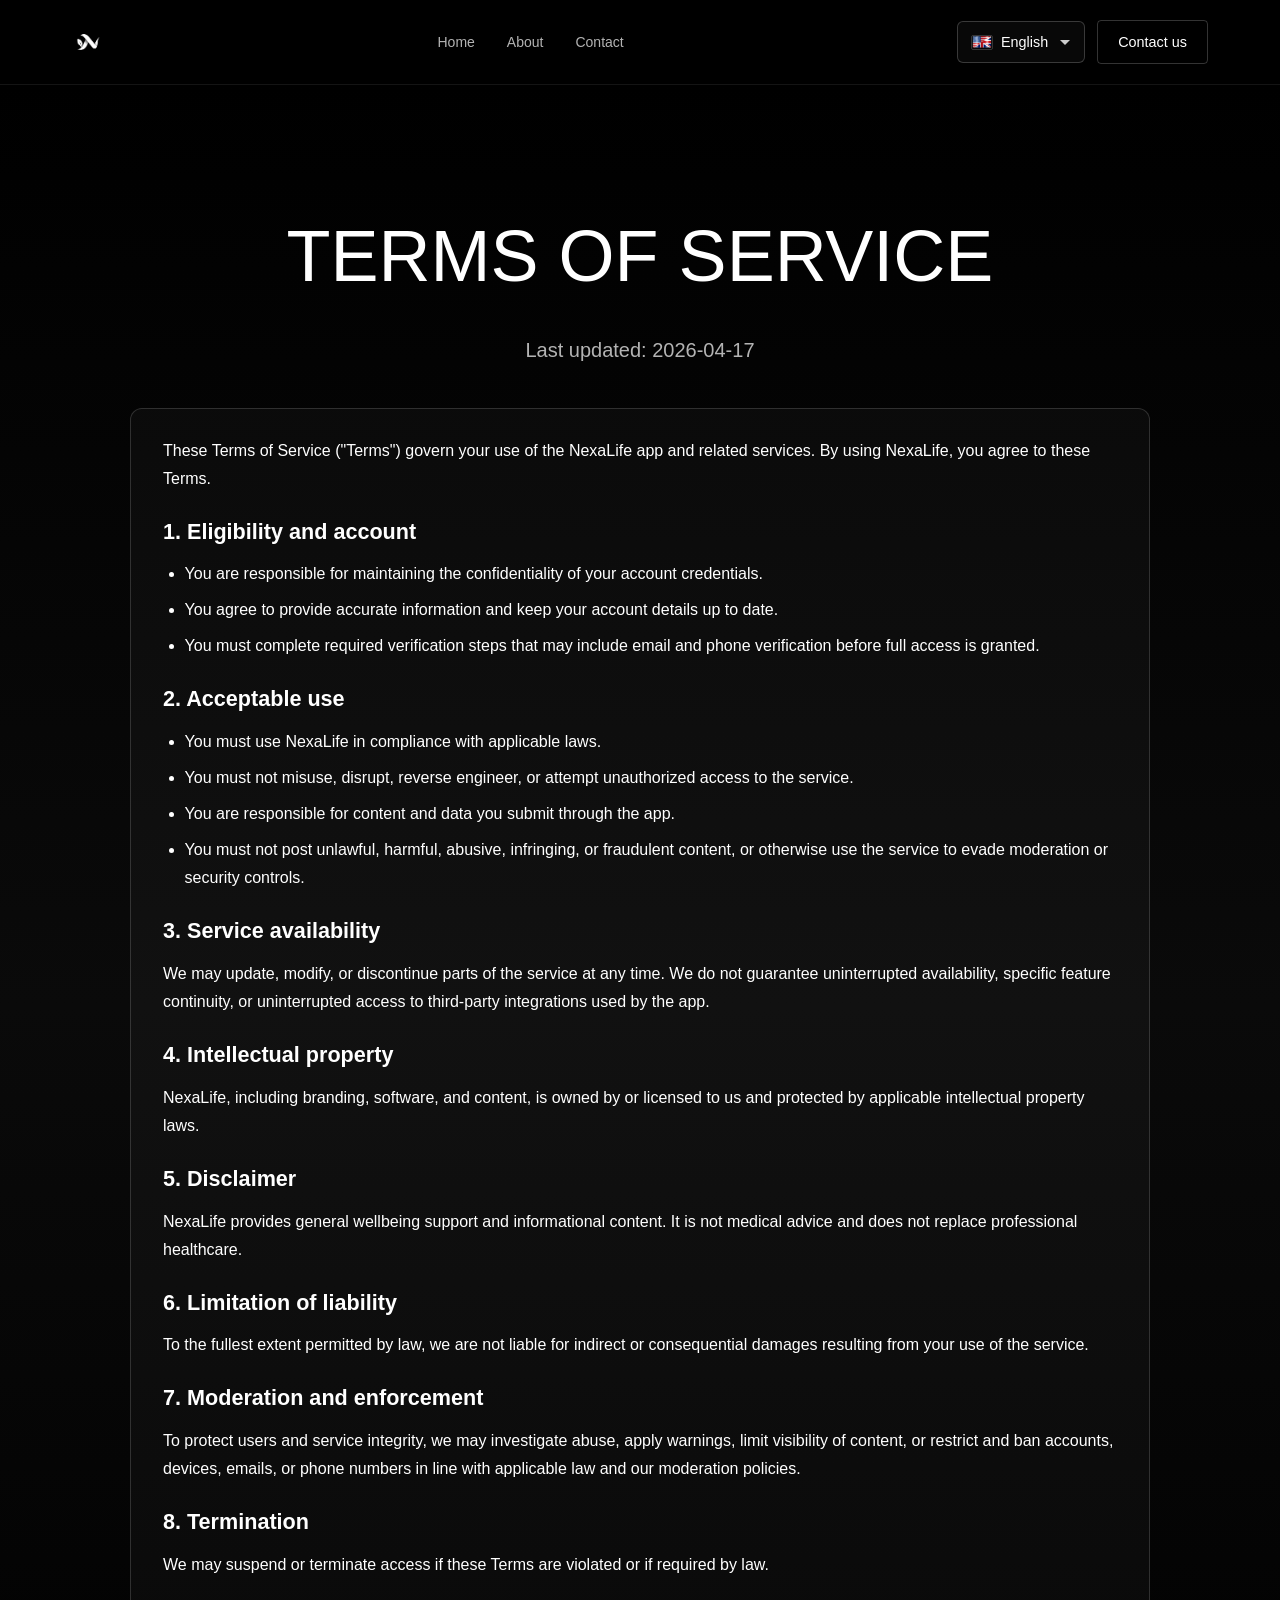
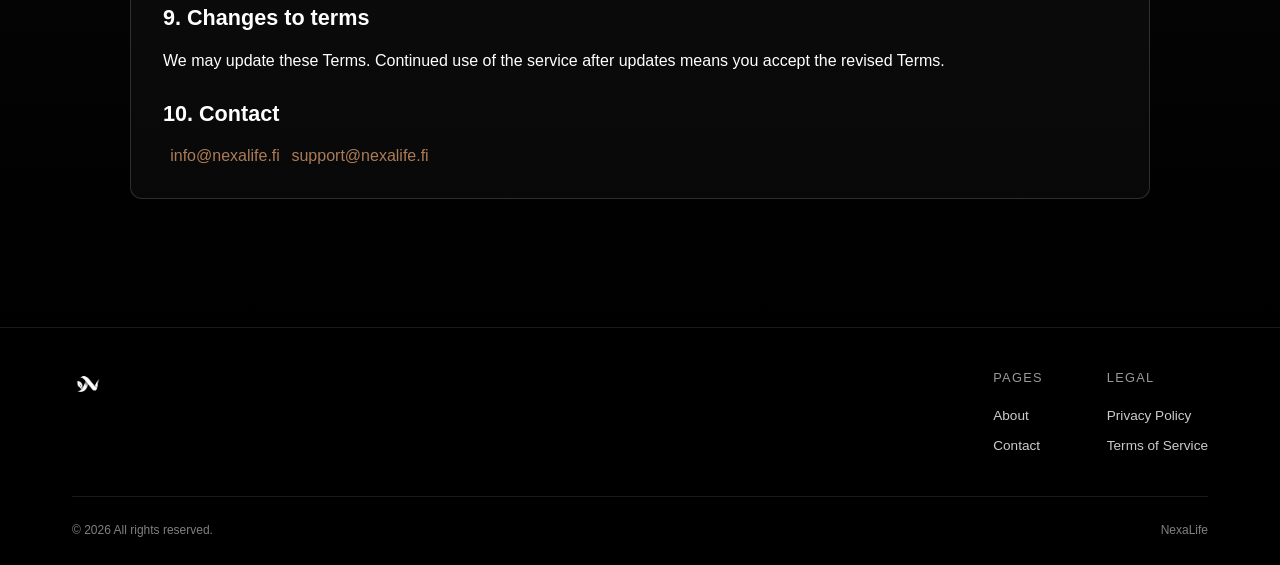
<file: terms-of-service.html>
<!DOCTYPE html>
<html lang="fi">
<head>
  <meta charset="UTF-8" />
  <meta name="viewport" content="width=device-width, initial-scale=1.0" />
  <title>NexaLife Käyttöehdot</title>
  <meta
    name="description"
    content="Terms of Service for NexaLife application and related services."
  />
  <link rel="stylesheet" href="./styles.css" />
</head>
<body class="legal-page">
  <nav class="navbar-landing">
    <div class="container">
      <div class="nav-left">
        <a class="nav-brand" href="/#home">
          <img src="./assets/images/nexanobg.png" alt="NexaLife" class="logo-image" />
        </a>
      </div>
      <div class="nav-center">
        <a href="/#home" class="nav-link" data-i18n="nav.home">Koti</a>
        <a href="/#story" class="nav-link" data-i18n="nav.about">Tietoa</a>
        <a href="/#contact" class="nav-link" data-i18n="nav.contact">Yhteystiedot</a>
      </div>
      <div class="nav-right">
        <div class="language-selector" id="languageSelector" data-lang="fi">
          <div class="language-select-custom" id="languageSelectCustom">
            <div class="language-select-selected">
              <img src="./assets/images/finland_flags_flag_9256.png" alt="Suomi" class="language-flag-icon">
              <span class="language-name">Suomi</span>
              <svg class="language-arrow" width="12" height="12" viewBox="0 0 12 12" aria-hidden="true">
                <path fill="currentColor" d="M6 9L1 4h10z"/>
              </svg>
            </div>
            <div class="language-select-dropdown" id="languageSelectDropdown">
              <div class="language-option active" data-lang="fi" data-flag="./assets/images/finland_flags_flag_9256.png" data-name="Suomi" data-alt="Suomi">
                <img src="./assets/images/finland_flags_flag_9256.png" alt="Suomi" class="language-flag-icon">
                <span>Suomi</span>
              </div>
              <div class="language-option" data-lang="en" data-flag="./assets/images/EnglishLanguage_Flag1_26107.png" data-name="English" data-alt="English">
                <img src="./assets/images/EnglishLanguage_Flag1_26107.png" alt="English" class="language-flag-icon">
                <span>English</span>
              </div>
            </div>
          </div>
          <select id="languageSelect" class="language-select-hidden" aria-label="Kieli">
            <option value="fi">Suomi</option>
            <option value="en">English</option>
          </select>
        </div>
        <a href="/#contact" class="btn btn-outline" data-i18n="nav.cta">Ota yhteyttä</a>
      </div>
    </div>
  </nav>

  <section class="our-story">
    <div class="container">
      <h1 class="story-title" data-i18n="legal.title">KÄYTTÖEHDOT</h1>
      <p class="curiosity-subtitle" style="margin-bottom: 2.5rem;" data-i18n="legal.updated">Päivitetty: 2026-04-17</p>
      <div class="story-content">
        <article class="text-card">
          <div data-legal-lang="fi">
            <p>
              Nämä käyttöehdot ("ehdot") säätelevät NexaLife-sovelluksen ja siihen
              liittyvien palveluiden käyttöä. Käyttämällä NexaLifea hyväksyt nämä ehdot.
            </p>
            <h2>1. Kelpoisuus ja käyttäjätili</h2>
            <ul>
              <li>Vastaat käyttäjätilisi tunnistetietojen luottamuksellisuudesta.</li>
              <li>Sitoudut antamaan oikeat tiedot ja pitämään tilitietosi ajan tasalla.</li>
              <li>Sinun on suoritettava vaaditut vahvistukset (kuten sähköposti- ja puhelinvahvistus), ennen kuin täysi käyttöoikeus myönnetään.</li>
            </ul>
            <h2>2. Hyväksyttävä käyttö</h2>
            <ul>
              <li>Sinun tulee käyttää NexaLifea sovellettavien lakien mukaisesti.</li>
              <li>Et saa väärinkäyttää, häiritä, takaisinmallintaa tai yrittää luvatonta pääsyä palveluun.</li>
              <li>Vastaat sovelluksen kautta lähettämästäsi sisällöstä ja datasta.</li>
              <li>Et saa julkaista laitonta, haitallista, loukkaavaa, oikeuksia rikkovaa tai vilpillistä sisältöä etkä kiertää moderointi- tai turvakontrolleja.</li>
            </ul>
            <h2>3. Palvelun saatavuus</h2>
            <p>Voimme päivittää, muokata tai lopettaa palvelun osia milloin tahansa. Emme takaa katkottomuutta, tiettyjen ominaisuuksien pysyvyyttä tai kolmansien osapuolten integraatioiden jatkuvaa saatavuutta.</p>
            <h2>4. Immateriaalioikeudet</h2>
            <p>NexaLifeen liittyvä brändi, ohjelmisto ja sisältö ovat meidän omistuksessa tai lisensoitu meille, ja niitä suojaavat sovellettavat immateriaalioikeuslait.</p>
            <h2>5. Vastuuvapauslauseke</h2>
            <p>NexaLife tarjoaa yleistä hyvinvointia tukevaa ja informatiivista sisältöä. Se ei ole lääketieteellinen neuvonta eikä korvaa terveydenhuollon ammattilaisia.</p>
            <h2>6. Vastuunrajoitus</h2>
            <p>Lain sallimissa rajoissa emme vastaa välillisistä tai epäsuorista vahingoista, jotka johtuvat palvelun käytöstä.</p>
            <h2>7. Moderointi ja valvonta</h2>
            <p>Käyttäjien ja palvelun eheyden suojaamiseksi voimme tutkia väärinkäytöksiä, antaa varoituksia, rajoittaa sisällön näkyvyyttä sekä rajoittaa tai estää tilejä, laitteita, sähköposteja tai puhelinnumeroita sovellettavan lain ja moderointikäytäntöjen mukaisesti.</p>
            <h2>8. Päättäminen</h2>
            <p>Voimme keskeyttää tai lopettaa käyttöoikeuden, jos ehtoja rikotaan tai laki sitä edellyttää.</p>
            <h2>9. Ehtojen muutokset</h2>
            <p>Voimme päivittää näitä ehtoja. Palvelun käytön jatkaminen muutosten jälkeen tarkoittaa, että hyväksyt päivitetyt ehdot.</p>
            <h2>10. Yhteystiedot</h2>
            <div class="contact-links">
              <a href="mailto:info@nexalife.fi" class="contact-link">info@nexalife.fi</a>
              <a href="mailto:support@nexalife.fi" class="contact-link">support@nexalife.fi</a>
            </div>
          </div>
          <div data-legal-lang="en" hidden>
            <p>
              These Terms of Service ("Terms") govern your use of the NexaLife app
              and related services. By using NexaLife, you agree to these Terms.
            </p>
            <h2>1. Eligibility and account</h2>
            <ul>
              <li>You are responsible for maintaining the confidentiality of your account credentials.</li>
              <li>You agree to provide accurate information and keep your account details up to date.</li>
              <li>You must complete required verification steps that may include email and phone verification before full access is granted.</li>
            </ul>
            <h2>2. Acceptable use</h2>
            <ul>
              <li>You must use NexaLife in compliance with applicable laws.</li>
              <li>You must not misuse, disrupt, reverse engineer, or attempt unauthorized access to the service.</li>
              <li>You are responsible for content and data you submit through the app.</li>
              <li>You must not post unlawful, harmful, abusive, infringing, or fraudulent content, or otherwise use the service to evade moderation or security controls.</li>
            </ul>
            <h2>3. Service availability</h2>
            <p>We may update, modify, or discontinue parts of the service at any time. We do not guarantee uninterrupted availability, specific feature continuity, or uninterrupted access to third-party integrations used by the app.</p>
            <h2>4. Intellectual property</h2>
            <p>NexaLife, including branding, software, and content, is owned by or licensed to us and protected by applicable intellectual property laws.</p>
            <h2>5. Disclaimer</h2>
            <p>NexaLife provides general wellbeing support and informational content. It is not medical advice and does not replace professional healthcare.</p>
            <h2>6. Limitation of liability</h2>
            <p>To the fullest extent permitted by law, we are not liable for indirect or consequential damages resulting from your use of the service.</p>
            <h2>7. Moderation and enforcement</h2>
            <p>To protect users and service integrity, we may investigate abuse, apply warnings, limit visibility of content, or restrict and ban accounts, devices, emails, or phone numbers in line with applicable law and our moderation policies.</p>
            <h2>8. Termination</h2>
            <p>We may suspend or terminate access if these Terms are violated or if required by law.</p>
            <h2>9. Changes to terms</h2>
            <p>We may update these Terms. Continued use of the service after updates means you accept the revised Terms.</p>
            <h2>10. Contact</h2>
            <div class="contact-links">
              <a href="mailto:info@nexalife.fi" class="contact-link">info@nexalife.fi</a>
              <a href="mailto:support@nexalife.fi" class="contact-link">support@nexalife.fi</a>
            </div>
          </div>
        </article>
      </div>
    </div>
  </section>

  <footer class="footer">
    <div class="container">
      <div class="footer-content">
        <div class="footer-brand">
          <a class="nav-brand" href="/#home">
            <img src="./assets/images/nexanobg.png" alt="NexaLife" class="logo-image" />
          </a>
        </div>
        <div class="footer-links">
          <div class="footer-column">
            <h4 data-i18n="footer.pages">Sivut</h4>
            <a href="/#story" data-i18n="footer.about">Tietoa</a>
            <a href="/#contact" data-i18n="footer.contact">Yhteys</a>
          </div>
          <div class="footer-column">
            <h4 data-i18n="footer.legal">Lakitiedot</h4>
            <a href="https://nexalife.fi/privacy_policy" data-i18n="footer.privacy">Tietosuojaseloste</a>
            <a href="https://nexalife.fi/terms_of_service" data-i18n="footer.terms">Käyttöehdot</a>
          </div>
        </div>
      </div>
      <div class="footer-bottom">
        <p data-i18n="footer.copyright">&copy; 2026 Kaikki oikeudet pidätetään.</p>
        <p class="footer-company">NexaLife</p>
      </div>
    </div>
  </footer>
  <script>
    const languageSelector = document.getElementById("languageSelector");
    const languageSelectCustom = document.getElementById("languageSelectCustom");
    const languageSelectDropdown = document.getElementById("languageSelectDropdown");
    const languageSelect = document.getElementById("languageSelect");

    if (languageSelector && languageSelectCustom && languageSelectDropdown && languageSelect) {
      const translations = {
        fi: {
          "nav.home": "Koti",
          "nav.about": "Tietoa",
          "nav.contact": "Yhteystiedot",
          "nav.cta": "Ota yhteyttä",
          "legal.title": "KÄYTTÖEHDOT",
          "legal.updated": "Päivitetty: 2026-04-17",
          "legal.section1": "1. Kelpoisuus ja käyttäjätili",
          "legal.section2": "2. Hyväksyttävä käyttö",
          "legal.section3": "3. Palvelun saatavuus",
          "legal.section4": "4. Immateriaalioikeudet",
          "legal.section5": "5. Vastuuvapauslauseke",
          "legal.section6": "6. Vastuunrajoitus",
          "legal.section7": "7. Moderointi ja valvonta",
          "legal.section8": "8. Päättäminen",
          "legal.section9": "9. Ehtojen muutokset",
          "legal.section10": "10. Yhteystiedot",
          "footer.pages": "Sivut",
          "footer.about": "Tietoa",
          "footer.contact": "Yhteys",
          "footer.legal": "Lakitiedot",
          "footer.privacy": "Tietosuojaseloste",
          "footer.terms": "Käyttöehdot",
          "footer.copyright": "© 2026 Kaikki oikeudet pidätetään."
        },
        en: {
          "nav.home": "Home",
          "nav.about": "About",
          "nav.contact": "Contact",
          "nav.cta": "Contact us",
          "legal.title": "TERMS OF SERVICE",
          "legal.updated": "Last updated: 2026-04-17",
          "legal.section1": "1. Eligibility and account",
          "legal.section2": "2. Acceptable use",
          "legal.section3": "3. Service availability",
          "legal.section4": "4. Intellectual property",
          "legal.section5": "5. Disclaimer",
          "legal.section6": "6. Limitation of liability",
          "legal.section7": "7. Moderation and enforcement",
          "legal.section8": "8. Termination",
          "legal.section9": "9. Changes to terms",
          "legal.section10": "10. Contact",
          "footer.pages": "Pages",
          "footer.about": "About",
          "footer.contact": "Contact",
          "footer.legal": "Legal",
          "footer.privacy": "Privacy Policy",
          "footer.terms": "Terms of Service",
          "footer.copyright": "© 2026 All rights reserved."
        }
      };

      const selectedRoot = languageSelectCustom.querySelector(".language-select-selected");
      const selectedFlag = selectedRoot?.querySelector(".language-flag-icon");
      const selectedName = selectedRoot?.querySelector(".language-name");
      const options = languageSelectDropdown.querySelectorAll(".language-option");
      const i18nElements = document.querySelectorAll("[data-i18n]");
      const legalLangBlocks = document.querySelectorAll("[data-legal-lang]");

      const applyLanguage = (lang) => {
        const chosen = translations[lang] ? lang : "fi";
        const dict = translations[chosen];
        document.documentElement.lang = chosen;
        localStorage.setItem("nexalife_lang", chosen);
        document.title = chosen === "fi" ? "NexaLife Käyttöehdot" : "NexaLife Terms of Service";

        i18nElements.forEach((el) => {
          const key = el.getAttribute("data-i18n");
          if (!key || !dict[key]) return;
          el.textContent = dict[key];
        });
        legalLangBlocks.forEach((block) => {
          block.hidden = block.getAttribute("data-legal-lang") !== chosen;
        });

        const option = Array.from(options).find((opt) => opt.getAttribute("data-lang") === chosen);
        if (!option) return;
        const flag = option.getAttribute("data-flag") || "./assets/images/finland_flags_flag_9256.png";
        const flagAlt = option.getAttribute("data-alt") || "Suomi";
        const name = option.getAttribute("data-name") || "Suomi";

        languageSelector.setAttribute("data-lang", chosen);
        languageSelect.value = chosen;
        if (selectedFlag && selectedFlag.tagName === "IMG") {
          selectedFlag.setAttribute("src", flag);
          selectedFlag.setAttribute("alt", flagAlt);
        }
        if (selectedName) selectedName.textContent = name;
        options.forEach((opt) => opt.classList.remove("active"));
        option.classList.add("active");
      };

      selectedRoot?.addEventListener("click", () => {
        languageSelectCustom.classList.toggle("active");
      });

      options.forEach((option) => {
        option.addEventListener("click", () => {
          applyLanguage(option.getAttribute("data-lang") || "fi");
          languageSelectCustom.classList.remove("active");
        });
      });

      languageSelect.addEventListener("change", (event) => {
        applyLanguage(event.target.value);
      });

      document.addEventListener("click", (event) => {
        if (!languageSelectCustom.contains(event.target)) {
          languageSelectCustom.classList.remove("active");
        }
      });

      const browserLang = (navigator.language || "fi").toLowerCase().startsWith("fi") ? "fi" : "en";
      const savedLang = localStorage.getItem("nexalife_lang");
      applyLanguage(savedLang || browserLang);
    }
  </script>
</body>
</html>
</file>
<file: styles.css>
/* Reset and Base */
* { margin: 0; padding: 0; box-sizing: border-box; }
html { scroll-behavior: smooth; }
body {
  font-family: 'Inter', -apple-system, BlinkMacSystemFont, 'Segoe UI', sans-serif;
  background: #000;
  color: #fff;
  line-height: 1.6;
  overflow-x: hidden;
}
.container { max-width: 1200px; margin: 0 auto; padding: 0 2rem; width: 100%; }

/* Navigation */
.navbar-landing {
  background: rgba(0, 0, 0, 0.7);
  backdrop-filter: blur(10px);
  -webkit-backdrop-filter: blur(10px);
  position: sticky; top: 0; z-index: 1000;
  padding: 1.25rem 0;
  border-bottom: 1px solid rgba(255, 255, 255, 0.08);
}
.navbar-landing .container { display: flex; justify-content: space-between; align-items: center; gap: 2rem; }
.nav-left { display: flex; align-items: center; flex-shrink: 0; }
.nav-center { display: flex; align-items: center; gap: 2rem; flex: 1; justify-content: center; }
.nav-right { display: flex; align-items: center; gap: .75rem; flex-shrink: 0; }
.nav-brand { display: flex; align-items: center; gap: .5rem; text-decoration: none; }
.logo-image { height: 2rem; width: auto; object-fit: contain; }
.nav-link {
  color: rgba(255,255,255,.7);
  text-decoration: none;
  font-weight: 400;
  font-size: 14px;
  transition: color .2s ease;
  position: relative;
}
.nav-link::after {
  content: '';
  position: absolute;
  bottom: -4px;
  left: 0;
  width: 0;
  height: 1px;
  background: #fff;
  transition: width .2s ease;
}
.nav-link:hover, .nav-link.is-active { color: #fff; }
.nav-link:hover::after, .nav-link.is-active::after { width: 100%; }

/* Keep legal-page header height identical to landing page */
.legal-page .navbar-landing {
  padding: 1.25rem 0;
}

.legal-page .navbar-landing .container {
  min-height: 2.5rem;
  align-items: center;
}

.legal-page .nav-center,
.legal-page .nav-right {
  align-items: center;
}

.btn {
  padding: .75rem 1.5rem;
  border-radius: 4px;
  text-decoration: none;
  font-weight: 500;
  font-size: .95rem;
  transition: all .3s;
  display: inline-block;
  border: none;
  cursor: pointer;
}
.btn-primary { background: #fff; color: #000; }
.btn-outline {
  background: transparent;
  border: 1px solid rgba(255,255,255,.2);
  color: #fff;
  padding: .6rem 1.25rem;
  font-size: .9rem;
}
.btn-large { padding: 1rem 2rem; font-size: 1rem; }
.btn-block { width: 100%; text-align: center; display: block; }

/* Sentra-like CTA hover glow for key buttons */
.nav-right .btn-outline,
.hero-buttons .btn {
  position: relative;
  overflow: hidden;
  transition: transform .32s ease, box-shadow .32s ease, border-color .32s ease, background .32s ease, color .32s ease;
}

.nav-right .btn-outline::before,
.hero-buttons .btn::before {
  content: "";
  position: absolute;
  top: -120%;
  left: -35%;
  width: 58%;
  height: 320%;
  background: linear-gradient(120deg, rgba(255,255,255,0) 0%, rgba(255,255,255,.22) 45%, rgba(255,255,255,0) 100%);
  transform: rotate(16deg) translateX(-120%);
  opacity: 0;
  transition: transform .45s ease, opacity .45s ease;
  pointer-events: none;
}

.nav-right .btn-outline:hover,
.hero-buttons .btn:hover {
  transform: translateY(-3px);
  border-color: rgba(139,94,60,.8);
  box-shadow: 0 12px 30px rgba(0,0,0,.38), 0 0 22px rgba(139,94,60,.24);
}

.nav-right .btn-outline:hover::before,
.hero-buttons .btn:hover::before {
  opacity: 1;
  transform: rotate(16deg) translateX(240%);
}

.hero-buttons .btn-primary:hover {
  background: #ffffff;
  color: #000;
}

.hero-buttons .btn-outline:hover,
.nav-right .btn-outline:hover {
  background: rgba(255,255,255,.06);
  color: #fff;
}

/* Language selector (Sentra-style) */
.language-selector { position: relative; }
.language-select-hidden { display: none; }

.language-select-custom { position: relative; min-width: 128px; }
.language-select-selected {
  display: flex;
  align-items: center;
  gap: .5rem;
  padding: .55rem .8rem;
  border: 1px solid rgba(255,255,255,.2);
  border-radius: 6px;
  background: rgba(255,255,255,.03);
  color: #fff;
  cursor: pointer;
  font-size: .9rem;
}
.language-select-selected:hover {
  border-color: rgba(255,255,255,.4);
}
.language-flag-icon {
  width: 22px;
  height: 15px;
  object-fit: cover;
  border-radius: 2px;
  border: 1px solid rgba(255,255,255,.18);
  flex-shrink: 0;
}
.language-name { flex: 1; }
.language-arrow { opacity: .8; transition: transform .2s ease; }
.language-select-custom.active .language-arrow { transform: rotate(180deg); }

.language-select-dropdown {
  display: none;
  position: absolute;
  top: calc(100% + .45rem);
  left: 0;
  right: 0;
  background: rgba(20,20,20,.98);
  border: 1px solid rgba(255,255,255,.2);
  border-radius: 8px;
  overflow: hidden;
  z-index: 1200;
}
.language-select-custom.active .language-select-dropdown { display: block; }

.language-option {
  display: flex;
  align-items: center;
  gap: .5rem;
  padding: .55rem .8rem;
  cursor: pointer;
  color: #f0f0f0;
  font-size: .9rem;
}
.language-option:hover { background: rgba(255,255,255,.08); }
.language-option.active { background: rgba(255,255,255,.12); }
.store-btn {
  display: inline-flex;
  align-items: center;
  gap: .55rem;
}
.store-logo {
  width: 18px;
  height: 18px;
  display: inline-flex;
  align-items: center;
  justify-content: center;
}
.store-logo svg {
  width: 100%;
  height: 100%;
  fill: #ffffff;
}

/* Hero */
.hero {
  min-height: 100vh;
  display: flex;
  align-items: center;
  padding: 6rem 0;
  background: #000;
  position: relative;
  overflow: hidden;
}
.hero-video {
  position: absolute;
  inset: 0;
  width: 100%;
  height: 100%;
  object-fit: cover;
  z-index: 0;
}
.hero::before {
  content: '';
  position: absolute;
  inset: 0;
  background: rgba(0,0,0,.5);
  z-index: 1;
}
.hero .container { position: relative; z-index: 2; }
.hero-content {
  max-width: 760px;
  font-family: Arial, Helvetica, sans-serif;
}
.hero-label {
  font-size: 12px;
  color: rgba(255,255,255,.6);
  text-transform: uppercase;
  letter-spacing: .08em;
  margin-bottom: 1rem;
}
.hero-title {
  font-size: clamp(3rem, 8.2vw, 8rem);
  font-weight: 700;
  line-height: .95;
  margin-bottom: 10px;
}
.hero-title .gradient-text {
  background: linear-gradient(135deg, #fff 0%, rgba(255,255,255,.7) 100%);
  -webkit-background-clip: text;
  -webkit-text-fill-color: transparent;
  background-clip: text;
}
.hero-subtitle {
  font-size: clamp(1rem, 2vw, 1.35rem);
  color: rgba(255,255,255,.7);
  line-height: 1.7;
  max-width: 700px;
  font-weight: 500;
  margin-bottom: 1rem;
}
.hero-description {
  margin-top: 16px;
  color: #d9d9d9;
  max-width: 680px;
  font-size: clamp(0.98rem, 1.2vw, 1.12rem);
  line-height: 1.7;
}
.hero-buttons { display: flex; gap: 1.5rem; flex-wrap: wrap; margin-top: 2rem; }

/* Sections */
.section-divider {
  height: 1px;
  background: linear-gradient(90deg, transparent 0%, rgba(139,94,60,.3) 50%, transparent 100%);
  margin: 0;
  border: none;
}
.we-are, .curiosity, .our-story, .pricing, .cta { padding: 8rem 0; position: relative; }
.we-are { background: linear-gradient(180deg, #000 0%, #0a0a0a 50%, #000 100%); }
.our-story { background: linear-gradient(180deg, #000 0%, #0a0a0a 50%, #000 100%); }
.curiosity { background: linear-gradient(180deg, #000 0%, #0f0f0f 100%); }
.pricing { background: linear-gradient(180deg, #000 0%, #0f0f0f 100%); }
.cta { background: linear-gradient(180deg, #000 0%, #0f0f0f 50%, #000 100%); text-align: center; }

.we-are-content, .story-content { max-width: 900px; margin: 0 auto; text-align: center; }
.we-are-title, .story-title, .curiosity-title, .pricing-title, .cta-title {
  font-size: clamp(2.5rem, 6vw, 4.5rem);
  font-weight: 300;
  line-height: 1.2;
  margin-bottom: 2rem;
  color: #fff;
  text-align: center;
}
.we-are-text {
  font-size: clamp(1.25rem, 2.5vw, 1.75rem);
  line-height: 1.8;
  color: rgba(255,255,255,.85);
  font-weight: 300;
  max-width: 800px;
  margin: 0 auto;
}
.story-text-wrapper { display: flex; flex-direction: column; gap: 2rem; text-align: center; }
.story-text {
  font-size: 1.6rem;
  line-height: 1.8;
  color: rgba(255,255,255,.9);
  font-weight: 400;
}
.story-text-final {
  font-size: 1.8rem;
  color: rgba(255,255,255,.95);
  font-weight: 500;
  margin-top: 1rem;
  padding-top: 2rem;
  border-top: 1px solid rgba(139, 94, 60, 0.25);
}

.curiosity-subtitle, .pricing-subtitle {
  font-size: 1.25rem;
  line-height: 1.8;
  color: rgba(255,255,255,.7);
  max-width: 800px;
  margin: 0 auto 4rem auto;
  font-weight: 300;
  text-align: center;
}
.curiosity-examples { display: grid; gap: 4rem; max-width: 900px; margin: 0 auto; }
.curiosity-example {
  max-width: 900px;
  padding: 2.5rem;
  border-left: 2px solid rgba(139,94,60,.3);
  background: linear-gradient(135deg, rgba(255,255,255,.015) 0%, rgba(139,94,60,.02) 100%);
  border-radius: 14px;
  position: relative;
  overflow: hidden;
  transition: transform .35s ease, border-color .35s ease, box-shadow .35s ease, background .35s ease;
}
.curiosity-example::before {
  content: "";
  position: absolute;
  inset: -40% auto auto -30%;
  width: 60%;
  height: 180%;
  background: radial-gradient(circle, rgba(139,94,60,.22) 0%, rgba(139,94,60,0) 68%);
  opacity: 0;
  transform: rotate(18deg) translateX(-25%);
  transition: opacity .45s ease, transform .45s ease;
  pointer-events: none;
}
.curiosity-example:hover {
  transform: translateY(-6px);
  border-left-color: rgba(139,94,60,.95);
  box-shadow: 0 18px 50px rgba(0,0,0,.45), 0 0 34px rgba(139,94,60,.18);
  background: linear-gradient(135deg, rgba(255,255,255,.03) 0%, rgba(139,94,60,.07) 100%);
}
.curiosity-example:hover::before {
  opacity: 1;
  transform: rotate(18deg) translateX(35%);
}
.curiosity-label {
  font-size: .85rem;
  color: rgba(255,255,255,.5);
  text-transform: uppercase;
  letter-spacing: .15em;
  margin-bottom: 1rem;
}
.curiosity-question {
  font-size: clamp(1.5rem, 3vw, 2.5rem);
  font-weight: 400;
  line-height: 1.3;
  margin-bottom: 1.5rem;
  transition: color .3s ease, text-shadow .3s ease;
}
.curiosity-answer {
  font-size: 1.1rem;
  line-height: 1.7;
  color: rgba(255,255,255,.7);
  font-weight: 300;
  transition: color .3s ease;
}
.curiosity-example:hover .curiosity-question {
  color: #ffffff;
  text-shadow: 0 0 22px rgba(139,94,60,.26);
}
.curiosity-example:hover .curiosity-answer {
  color: rgba(255,255,255,.9);
}

/* Pricing */
.pricing-grid {
  display: grid;
  grid-template-columns: repeat(auto-fit, minmax(300px, 1fr));
  gap: 2.5rem;
  max-width: 1100px;
  margin: 0 auto;
}
.pricing-card {
  padding: 3rem 2.5rem;
  background: rgba(255,255,255,.02);
  border: 1px solid rgba(255,255,255,.1);
  border-radius: 8px;
}
.pricing-card-featured {
  background: linear-gradient(135deg, rgba(255,255,255,.04) 0%, rgba(139,94,60,.05) 100%);
  border-color: rgba(139,94,60,.3);
  border-width: 2px;
}
.pricing-badge {
  position: absolute;
  top: -12px;
  left: 50%;
  transform: translateX(-50%);
  background: rgba(139,94,60,.9);
  color: #fff;
  padding: .5rem 1.5rem;
  border-radius: 20px;
  font-size: .85rem;
}
.pricing-card { position: relative; }
.pricing-card-title { font-size: 1.5rem; font-weight: 400; text-align: center; margin-bottom: 1.5rem; }
.pricing-amount { text-align: center; margin-bottom: 2rem; }
.pricing-price { font-size: 3.5rem; font-weight: 300; line-height: 1; }
.pricing-period { font-size: 1.1rem; color: rgba(255,255,255,.6); font-weight: 300; }
.pricing-savings { text-align: center; color: rgba(139,94,60,.9); margin-bottom: 2rem; }
.pricing-features { list-style: none; margin-bottom: 2.5rem; }
.pricing-features li {
  padding: .75rem 0 .75rem 1.5rem;
  color: rgba(255,255,255,.8);
  border-bottom: 1px solid rgba(255,255,255,.05);
  position: relative;
}
.pricing-features li::before { content: '✓'; position: absolute; left: 0; color: rgba(139,94,60,.8); }

/* CTA + footer */
.contact-info { display: flex; flex-direction: column; gap: 2rem; align-items: center; margin-top: 3rem; }
.contact-text { font-size: 1.15rem; color: rgba(255,255,255,.75); }
.contact-link {
  color: rgba(180,130,92,.95);
  text-decoration: none;
  margin-left: .45rem;
  position: relative;
  transition: color .25s ease, text-shadow .25s ease;
}
.contact-link::after {
  content: "";
  position: absolute;
  left: 0;
  bottom: -3px;
  width: 0;
  height: 1px;
  background: currentColor;
  transition: width .25s ease;
}
.contact-link:hover {
  color: #d5b18e;
  text-shadow: 0 0 16px rgba(139,94,60,.28);
}
.contact-link:hover::after {
  width: 100%;
}

.footer {
  padding: 2.5rem 0 1.5rem;
  background: #000;
  border-top: 1px solid rgba(255,255,255,.1);
}
.footer-content {
  display: flex;
  justify-content: space-between;
  align-items: flex-start;
  gap: 4rem;
  margin-bottom: 2rem;
}
.footer-links { display: flex; gap: 4rem; flex: 1; justify-content: flex-end; }
.footer-column { display: flex; flex-direction: column; align-items: flex-start; }
.footer-column h4 {
  font-size: .8rem;
  color: rgba(255,255,255,.6);
  text-transform: uppercase;
  letter-spacing: .1em;
  margin-bottom: 1rem;
  font-weight: 400;
}
.footer-column a {
  color: rgba(255,255,255,.8);
  text-decoration: none;
  margin-bottom: .5rem;
  font-size: .85rem;
  font-weight: 300;
  position: relative;
  transition: color .25s ease;
}
.footer-column a::after {
  content: "";
  position: absolute;
  left: 0;
  bottom: -3px;
  width: 0;
  height: 1px;
  background: #fff;
  transition: width .25s ease;
}
.footer-column a:hover {
  color: #fff;
}
.footer-column a:hover::after {
  width: 100%;
}
.footer-bottom {
  padding-top: 1.5rem;
  border-top: 1px solid rgba(255,255,255,.1);
  display: flex;
  justify-content: space-between;
  align-items: center;
  gap: 1rem;
}
.footer-bottom p { color: rgba(255,255,255,.5); font-size: .75rem; font-weight: 300; }

/* Store buttons: same interaction feel as primary CTA buttons */
.store-btn {
  position: relative;
  overflow: hidden;
}

.store-btn::before {
  content: "";
  position: absolute;
  top: -120%;
  left: -35%;
  width: 58%;
  height: 320%;
  background: linear-gradient(120deg, rgba(255,255,255,0) 0%, rgba(255,255,255,.22) 45%, rgba(255,255,255,0) 100%);
  transform: rotate(16deg) translateX(-120%);
  opacity: 0;
  transition: transform .45s ease, opacity .45s ease;
  pointer-events: none;
}

.store-btn:hover::before {
  opacity: 1;
  transform: rotate(16deg) translateX(240%);
}

/* Animations */
.fade-in { opacity: 0; transform: translateY(30px); transition: opacity .8s ease, transform .8s ease; }
.fade-in.visible { opacity: 1; transform: translateY(0); }

/* Legal pages minimal support */
.topbar { background: rgba(0,0,0,.8); padding: 14px 2rem; border-bottom: 1px solid rgba(255,255,255,.1); display: flex; justify-content: space-between; }
.logo { display: inline-flex; align-items: center; gap: 10px; text-decoration: none; color: #fff; font-weight: 700; }
.logo img { width: 26px; height: 26px; object-fit: contain; }
.menu { display: flex; gap: 14px; }
.menu a { color: #ddd; text-decoration: none; font-size: 14px; }
main { width: min(1100px, 92vw); margin: 0 auto; padding: 30px 0 60px; }
.panel { padding: 22px 0; }
.text-card { border: 1px solid rgba(255,255,255,.15); border-radius: 12px; padding: 16px; background: rgba(255,255,255,.03); }
.footer { color: rgba(255,255,255,.6); }

/* Legal pages: same style, better readability */
.legal-page .story-content {
  max-width: 1120px;
  text-align: left;
}

.legal-page .text-card {
  max-width: 1020px;
  margin: 0 auto;
  padding: 28px 32px;
  text-align: left;
  line-height: 1.75;
}

.legal-page .text-card p {
  margin: 0 0 12px;
}

.legal-page .text-card h2 {
  margin: 20px 0 10px;
  font-size: 1.35rem;
}

.legal-page .text-card ul {
  margin: 0 0 14px;
  padding-left: 1.35rem;
  list-style-position: outside;
}

.legal-page .text-card ol {
  margin: 0 0 14px;
  padding-left: 1.35rem;
  list-style-position: outside;
}

.legal-page .text-card li {
  margin: 0 0 8px;
  padding-left: 0;
}

@media (max-width: 767px) {
  .container { padding: 0 1.5rem; }
  .navbar-landing .container { flex-wrap: wrap; gap: 1rem; }
  .nav-center { width: 100%; justify-content: space-between; flex-wrap: wrap; gap: 1rem; }
  .nav-right { width: 100%; justify-content: flex-start; }
  .hero { padding: 3rem 0; }
  .hero-title { font-size: clamp(2rem, 8vw, 3.5rem); }
  .hero-subtitle, .curiosity-subtitle, .pricing-subtitle { font-size: 1rem; }
  .we-are, .curiosity, .our-story, .pricing, .cta { padding: 3rem 0; }
  .pricing-grid { grid-template-columns: 1fr; }
  .pricing-card { padding: 2rem 1.5rem; }
  .footer-content, .footer-links, .footer-bottom { flex-direction: column; align-items: flex-start; }
  .curiosity-example:hover { transform: none; }
  .nav-right .btn-outline:hover,
  .hero-buttons .btn:hover { transform: none; }
}
</file>
